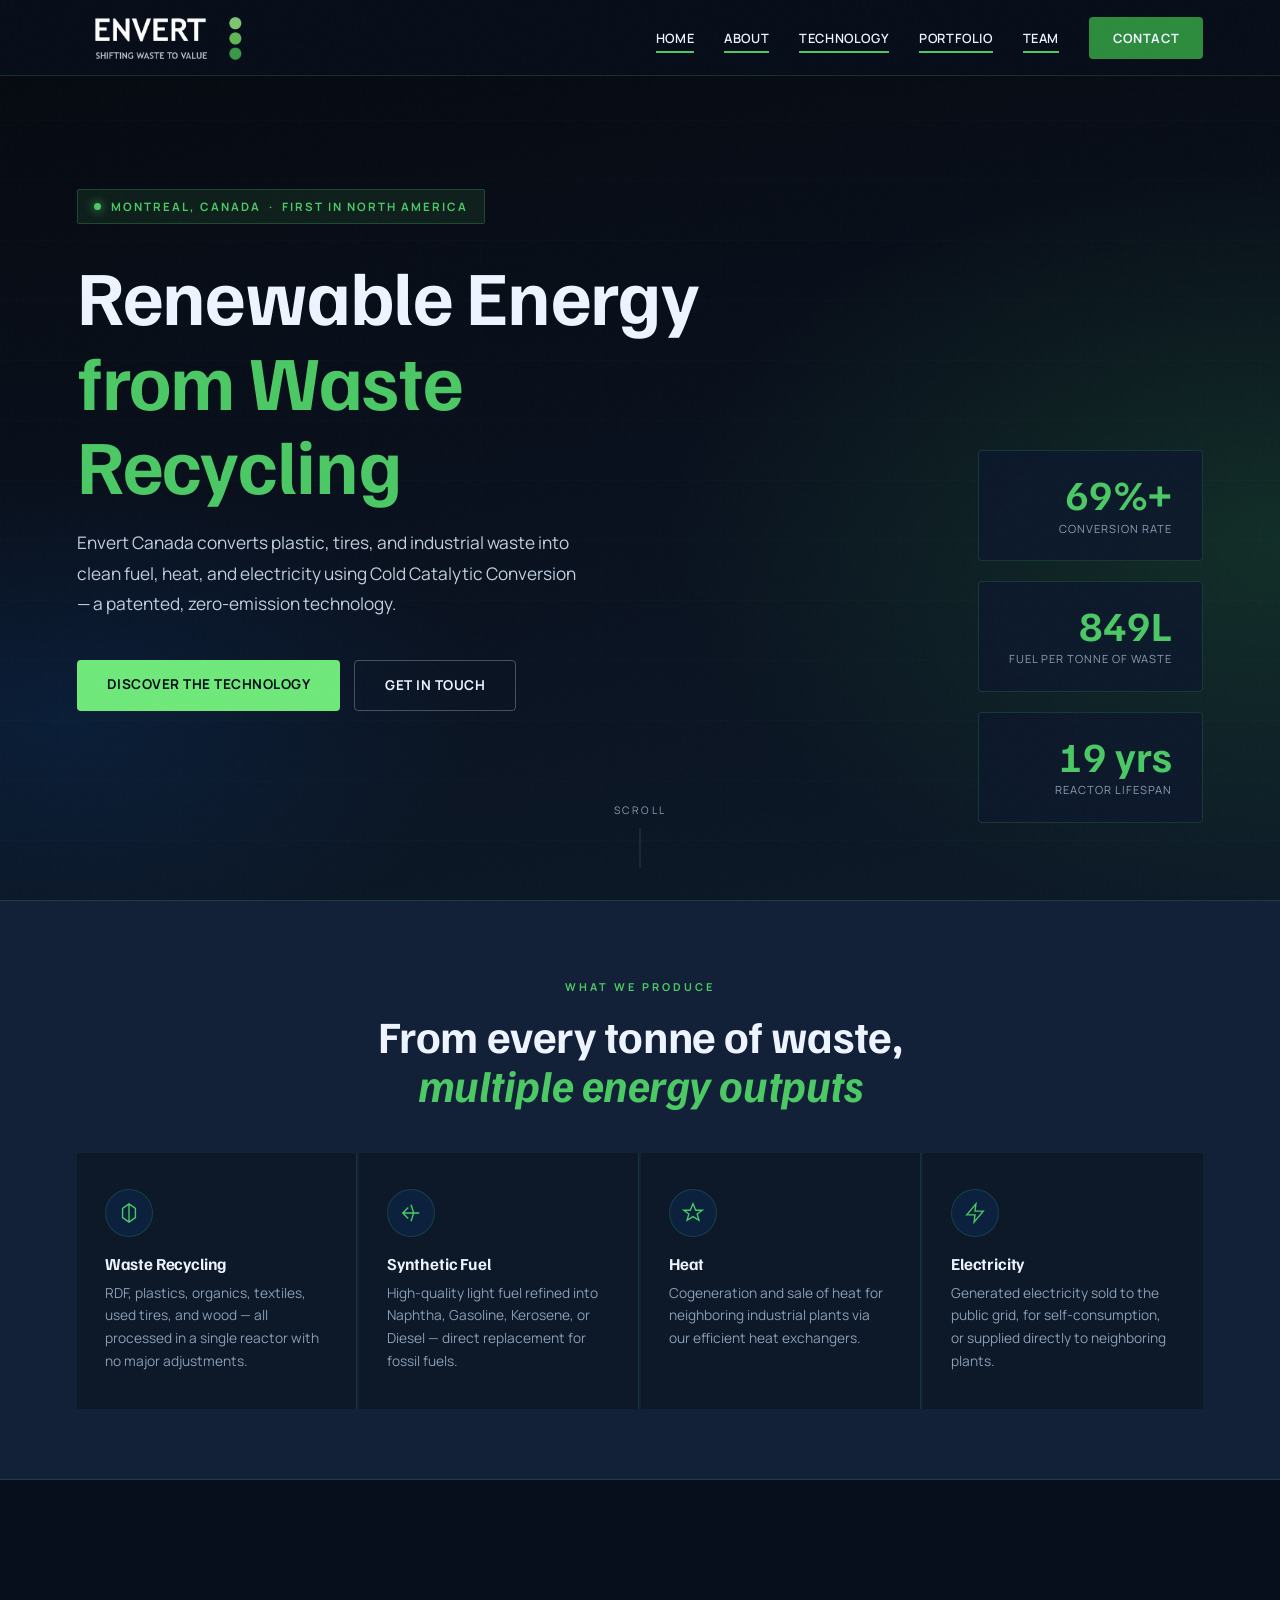
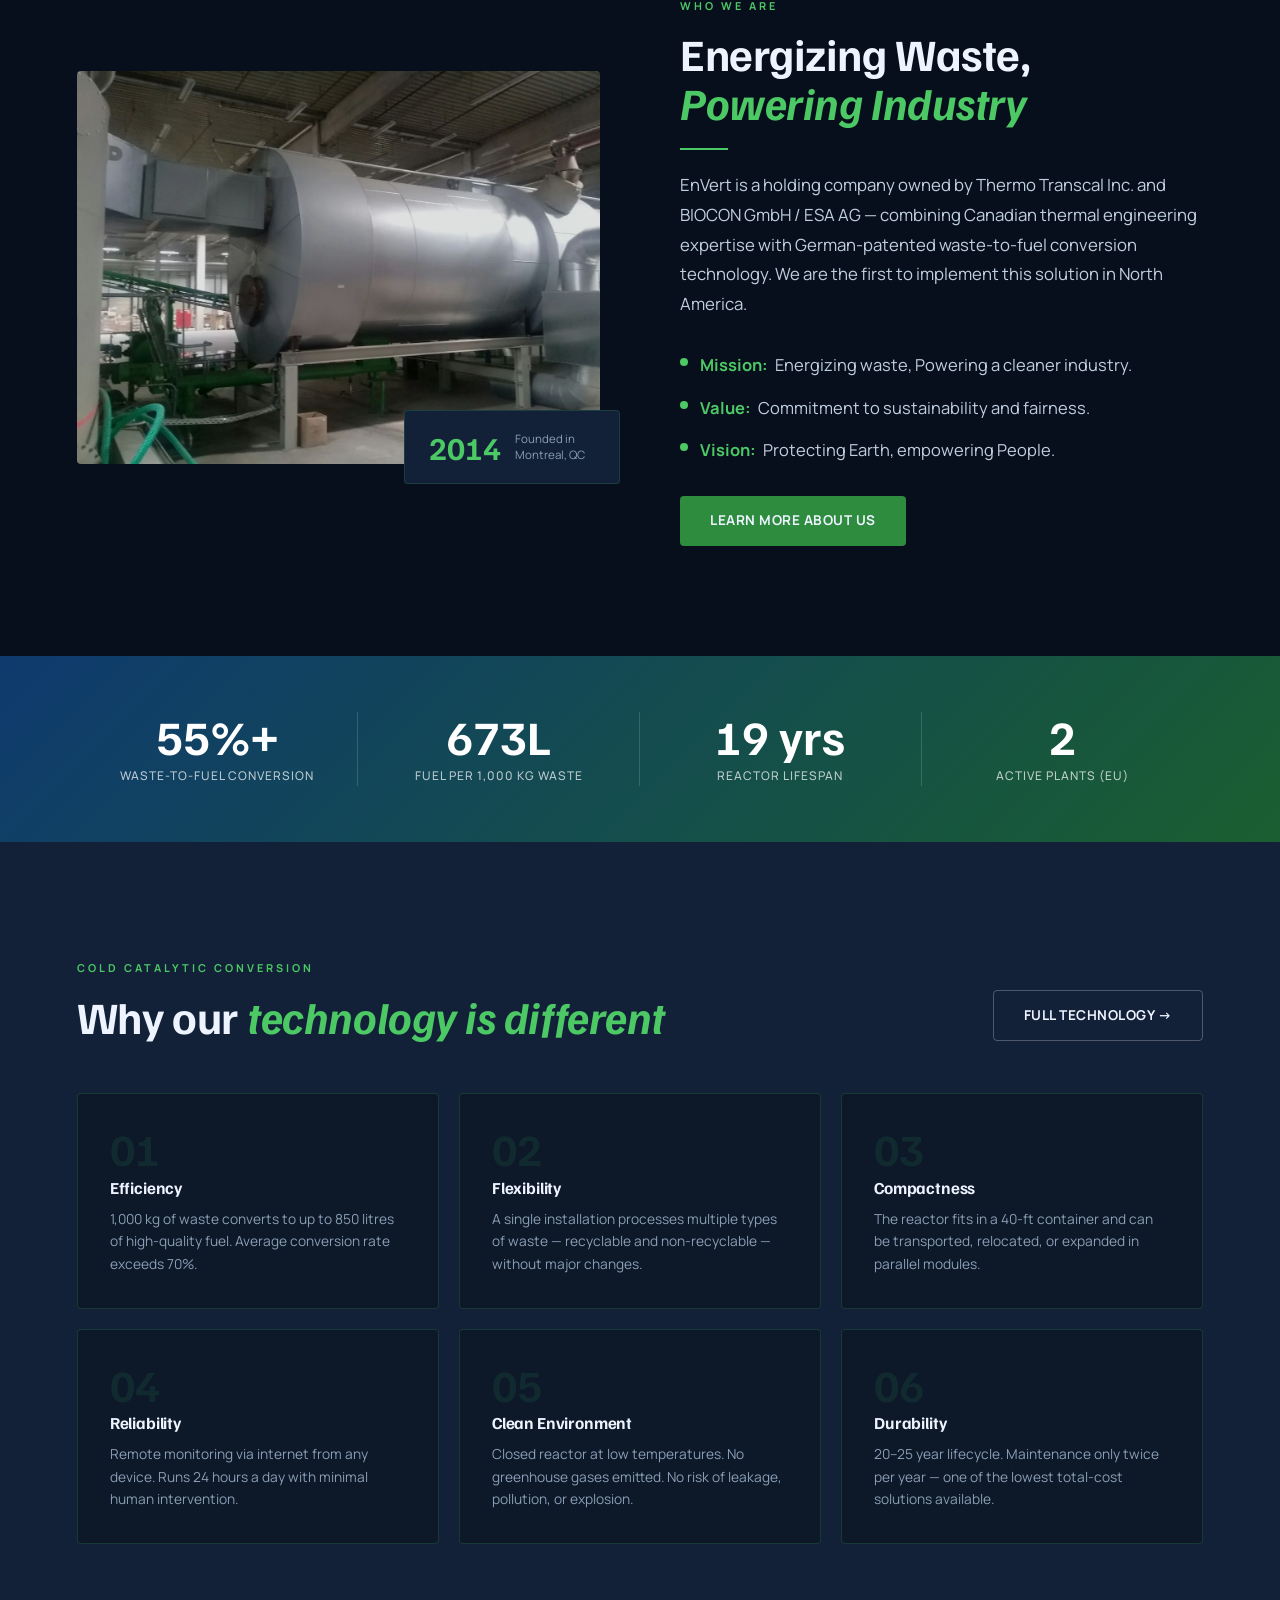
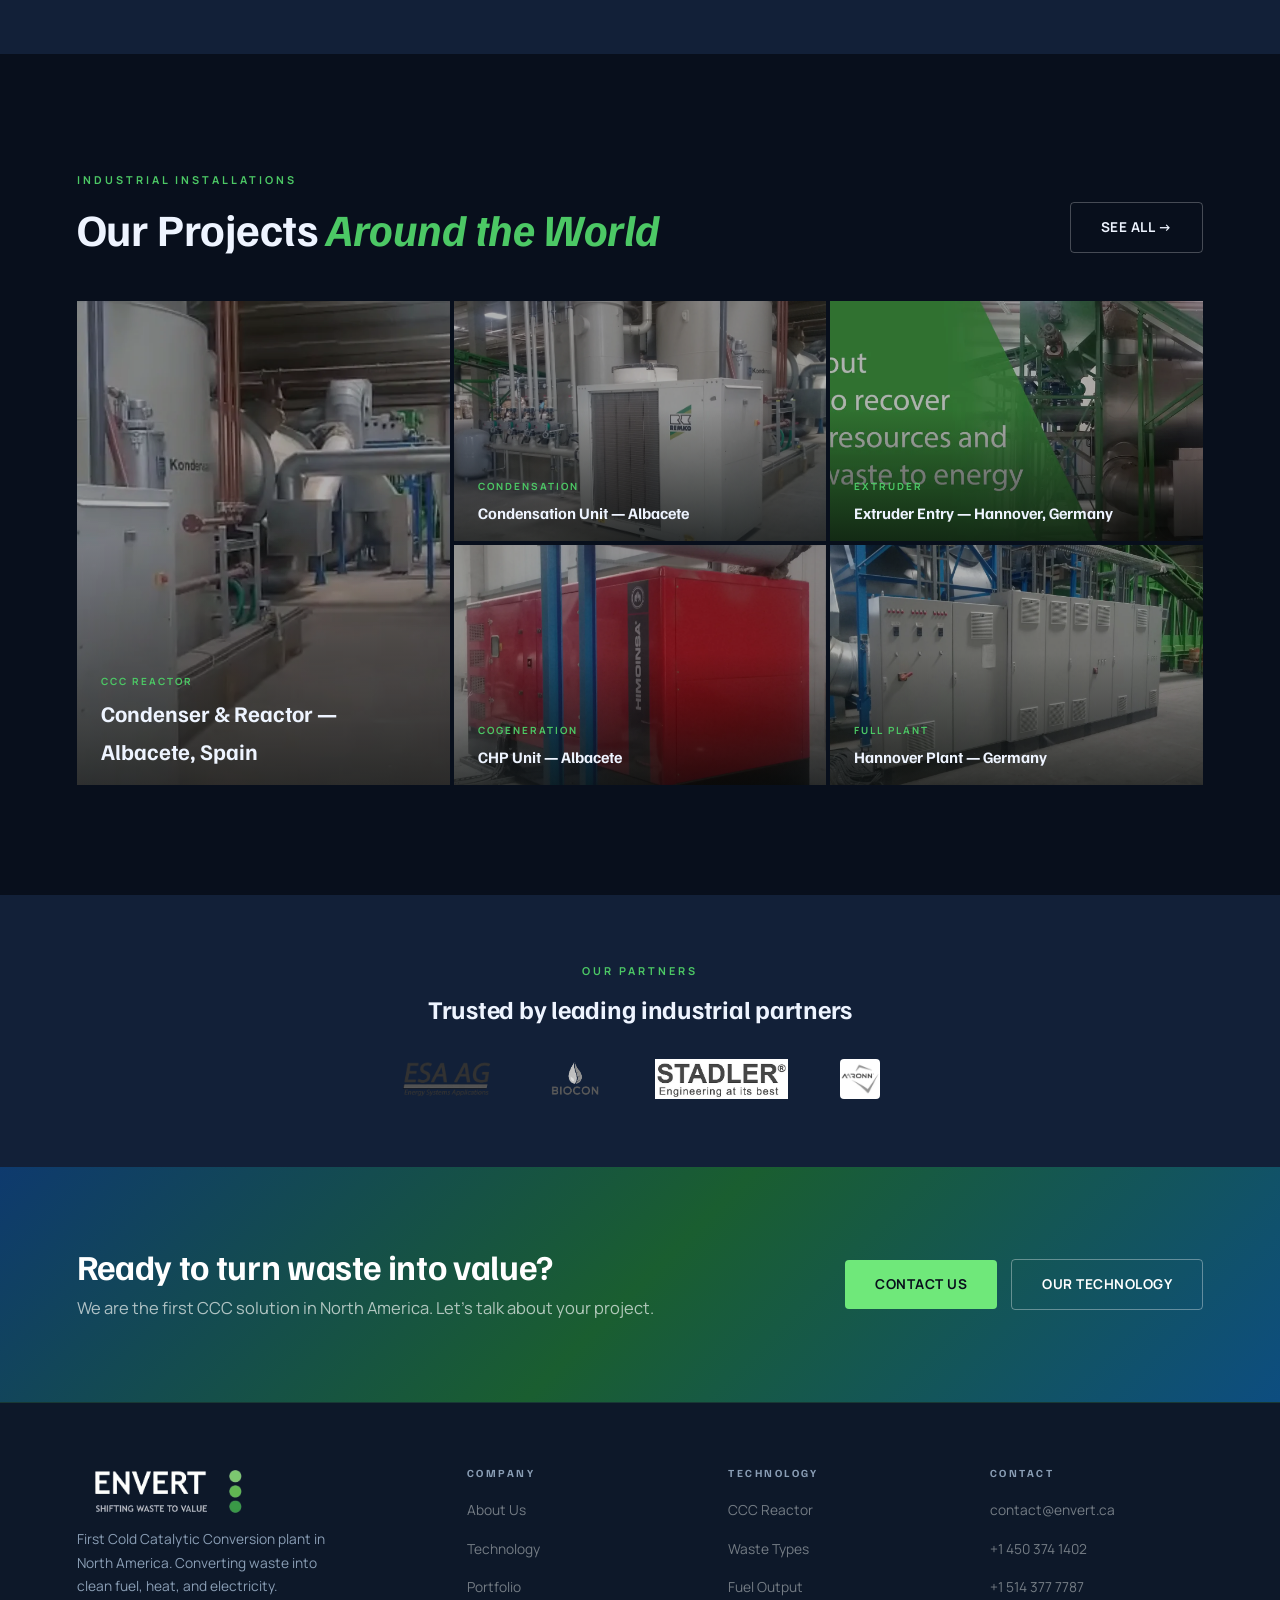
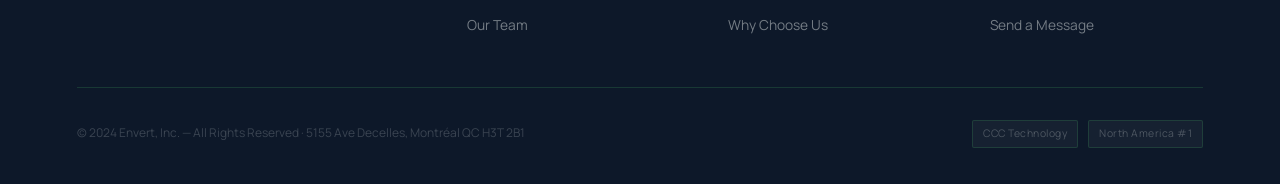
<file: index.html>
<!DOCTYPE html>
<html lang="en">
<head>
<meta charset="UTF-8"/>
<meta name="viewport" content="width=device-width,initial-scale=1"/>
<title>Envert Canada — Energizing Waste | Cold Catalytic Conversion Technology</title>
<meta name="description" content="Envert Canada converts plastic, tires, and industrial waste into clean fuel, heat, and electricity using Cold Catalytic Conversion — the first CCC plant in North America. Based in Montreal, QC."/>
<meta name="keywords" content="waste to fuel, cold catalytic conversion, CCC reactor, plastic recycling, renewable energy Canada, Montreal, RDF, synthetic fuel"/>
<meta name="author" content="Envert Canada Inc."/>
<meta property="og:title" content="Envert Canada — Energizing Waste"/>
<meta property="og:description" content="Converting waste into clean fuel, heat and electricity with patented Cold Catalytic Conversion technology. First implementation in North America."/>
<meta property="og:type" content="website"/>
<meta property="og:url" content="https://envert.ca/"/>
<meta property="og:image" content="https://envert.ca/assets/uploads/webp/logo.webp"/>
<meta name="twitter:card" content="summary_large_image"/>
<meta name="twitter:title" content="Envert Canada — Energizing Waste"/>
<meta name="twitter:description" content="First Cold Catalytic Conversion plant in North America. Waste → Fuel, Heat, Electricity."/>
<link rel="canonical" href="https://envert.ca/"/>
<link rel="icon" href="assets/uploads/2019/12/cropped-Eco_Green_Logo_Envert2-Favicon-32x32.png" sizes="32x32"/>
<link rel="stylesheet" href="assets/style.css"/>
<style>
/* HERO */
#hero{min-height:100vh;position:relative;overflow:hidden;display:flex;align-items:center;padding:0 6%;background:var(--dark)}
#particles{position:absolute;inset:0;width:100%;height:100%}
.hero-bg{position:absolute;inset:0;background:radial-gradient(ellipse 80% 70% at 100% 60%,rgba(45,140,62,.22) 0%,transparent 60%),radial-gradient(ellipse 60% 50% at 5% 80%,rgba(13,80,160,.18) 0%,transparent 55%),linear-gradient(170deg,#06090f 0%,#0a1220 60%,#0d1a28 100%)}
.hero-grid{position:absolute;inset:0;opacity:.04;background-image:linear-gradient(rgba(76,200,101,.6) 1px,transparent 1px),linear-gradient(90deg,rgba(30,100,200,.4) 1px,transparent 1px);background-size:60px 60px}
.hero-content{position:relative;z-index:1;max-width:680px;animation:heroIn .9s ease both}
@keyframes heroIn{from{opacity:0;transform:translateY(32px)}to{opacity:1;transform:none}}
.hero-eyebrow{display:inline-flex;align-items:center;gap:10px;background:rgba(76,200,101,.1);border:1px solid rgba(76,200,101,.25);color:#4cc865;font-size:.72rem;font-weight:700;letter-spacing:2px;text-transform:uppercase;padding:7px 16px;border-radius:2px;margin-bottom:28px}
.hero-eyebrow::before{content:'';width:7px;height:7px;border-radius:50%;background:#4cc865;box-shadow:0 0 10px #4cc865;animation:blink 2s infinite}
@keyframes blink{0%,100%{opacity:1}50%{opacity:.2}}
.hero-title{color:var(--white);font-weight:800}
.hero-title .line2{color:var(--green3);display:block}
.hero-sub{margin:22px 0 40px;font-size:1.08rem;color:var(--gray2);max-width:500px;line-height:1.78;font-weight:400}
.hero-btns{display:flex;gap:14px;flex-wrap:wrap}
.hero-right{position:absolute;right:6%;top:50%;transform:translateY(-50%);display:flex;flex-direction:column;gap:20px;animation:heroIn .9s .35s ease both}
.hero-stat{background:rgba(13,25,45,.85);border:1px solid var(--border);border-radius:var(--r);padding:22px 30px;text-align:right;backdrop-filter:blur(8px)}
.hero-stat .num{font-family:var(--serif);font-size:2.6rem;font-weight:800;color:var(--green3);line-height:1}
.hero-stat .lbl{font-size:.7rem;color:var(--gray);letter-spacing:1px;text-transform:uppercase;margin-top:4px}
.hero-scroll{position:absolute;bottom:32px;left:50%;transform:translateX(-50%);display:flex;flex-direction:column;align-items:center;gap:8px;color:var(--gray);font-size:.65rem;letter-spacing:2.5px;text-transform:uppercase;animation:bob 2.5s ease-in-out infinite}
.hero-scroll::after{content:'';width:1px;height:40px;background:rgba(100,140,200,.3)}
@keyframes bob{0%,100%{transform:translateX(-50%) translateY(0)}50%{transform:translateX(-50%) translateY(7px)}}

/* OUTPUTS */
#outputs{background:var(--dark2);border-top:1px solid var(--border);border-bottom:1px solid var(--border);padding:70px 6%}
.outputs-grid{display:grid;grid-template-columns:repeat(4,1fr);gap:2px;margin-top:44px}
.output-item{background:var(--dark);padding:36px 28px;border-right:1px solid var(--border);position:relative;overflow:hidden;transition:background .3s}
.output-item:last-child{border-right:none}
.output-item:hover{background:rgba(22,32,25,.9)}
.output-item::before{content:'';position:absolute;top:0;left:0;right:0;height:2px;background:linear-gradient(90deg,var(--green),var(--green3));transform:scaleX(0);transform-origin:left;transition:transform .4s}
.output-item:hover::before{transform:scaleX(1)}
.output-icon{width:48px;height:48px;border-radius:50%;background:rgba(13,80,160,.18);border:1px solid var(--border);display:flex;align-items:center;justify-content:center;margin-bottom:18px}
.output-icon svg{width:22px;height:22px;stroke:var(--green3);fill:none}
.output-item h3{font-size:1.05rem;font-weight:700;color:var(--white);margin-bottom:8px}
.output-item p{font-size:.86rem;color:var(--gray);line-height:1.65}

/* ABOUT STRIP */
#about-strip{display:grid;grid-template-columns:1fr 1fr;gap:80px;align-items:center}
.about-img-wrap{position:relative}
.about-img-wrap img{width:100%;border-radius:var(--r);display:block;filter:brightness(.85) contrast(1.08)}
.about-img-badge{position:absolute;bottom:-20px;right:-20px;background:var(--dark2);border:1px solid var(--border);border-radius:var(--r);padding:20px 24px;display:flex;align-items:center;gap:14px}
.about-img-badge .bn{font-family:var(--serif);font-size:2rem;font-weight:800;color:var(--green3);line-height:1}
.about-img-badge .bt{font-size:.72rem;color:var(--gray);line-height:1.4;max-width:80px}
.mvv{margin-top:32px;display:flex;flex-direction:column;gap:14px}
.mvv-item{display:flex;gap:12px;align-items:flex-start}
.mvv-dot{width:8px;height:8px;border-radius:50%;background:var(--green3);flex-shrink:0;margin-top:7px}
.mvv-item strong{color:var(--green3);font-weight:700;margin-right:4px}

/* TECH PREVIEW */
#tech-preview{background:var(--dark2)}
.tech-grid{display:grid;grid-template-columns:repeat(3,1fr);gap:20px;margin-top:52px}
.tech-card{background:var(--dark);border:1px solid var(--border);border-radius:var(--r);padding:32px;position:relative;overflow:hidden;transition:.3s}
.tech-card::before{content:'';position:absolute;top:0;left:0;right:0;height:2px;background:linear-gradient(90deg,var(--green),var(--green3));transform:scaleX(0);transform-origin:left;transition:transform .4s}
.tech-card:hover{border-color:rgba(62,206,105,.4);transform:translateY(-4px)}
.tech-card:hover::before{transform:scaleX(1)}
.tech-num{font-family:var(--serif);font-size:2.8rem;font-weight:800;color:rgba(62,206,105,.1);line-height:1;margin-bottom:8px}
.tech-card h3{font-size:1.05rem;color:var(--white);margin-bottom:10px}
.tech-card p{font-size:.86rem;color:var(--gray);line-height:1.65}

/* STATS BAR */
#stats-bar{background:var(--green);padding:56px 6%;position:relative;overflow:hidden}
#stats-bar::before{content:'';position:absolute;inset:0;background:linear-gradient(135deg,#0e3a6e,#1a5e30)}
.stats-row{display:grid;grid-template-columns:repeat(4,1fr);gap:0;position:relative;z-index:1}
.stat-item{text-align:center;padding:0 20px;border-right:1px solid rgba(255,255,255,.15)}
.stat-item:last-child{border-right:none}
.stat-item .snum{font-family:var(--serif);font-size:3rem;font-weight:800;color:#fff;line-height:1}
.stat-item .slbl{font-size:.75rem;color:rgba(255,255,255,.7);letter-spacing:1px;text-transform:uppercase;margin-top:6px;font-weight:500}

/* PROJECTS PREVIEW */
.proj-grid{display:grid;grid-template-columns:repeat(3,1fr);grid-template-rows:240px 240px;gap:4px;margin-top:48px}
.proj-item{position:relative;overflow:hidden}
.proj-item:nth-child(1){grid-row:span 2}
.proj-bg{position:absolute;inset:0;background:var(--dark2)}
.proj-img{position:absolute;inset:0;width:100%;height:100%;object-fit:cover;filter:brightness(.7);transition:transform .55s,filter .4s}
.proj-item:hover .proj-img{transform:scale(1.06);filter:brightness(.5)}
.proj-ov{position:absolute;inset:0;background:linear-gradient(to top,rgba(5,8,7,.9) 0%,transparent 55%);opacity:.75;transition:opacity .3s}
.proj-item:hover .proj-ov{opacity:1}
.proj-info{position:absolute;bottom:0;left:0;right:0;padding:20px 24px;z-index:2;transform:translateY(6px);transition:.3s}
.proj-item:hover .proj-info{transform:none}
.proj-tag{font-size:.62rem;font-weight:700;letter-spacing:2px;text-transform:uppercase;color:var(--green3);margin-bottom:4px}
.proj-name{font-family:var(--serif);font-size:1rem;font-weight:700;color:var(--white)}
.proj-item:nth-child(1) .proj-name{font-size:1.4rem}

/* PARTNERS */
#partners{background:var(--dark2);padding:60px 6%}
.partners-grid{display:flex;align-items:center;justify-content:center;gap:52px;flex-wrap:wrap;margin-top:36px}
.partner-item{opacity:.4;filter:grayscale(1);transition:.3s}
.partner-item:hover{opacity:.85;filter:grayscale(0)}
.partner-item img{height:40px;object-fit:contain}

/* CTA BANNER */
#cta{background:var(--green);padding:80px 6%;display:flex;align-items:center;justify-content:space-between;gap:32px;flex-wrap:wrap;position:relative;overflow:hidden}
#cta::before{content:'';position:absolute;inset:0;background:linear-gradient(135deg,#0e3a6e 0%,#1a5e30 50%,#0d4d80 100%)}
.cta-txt{position:relative;z-index:1}
.cta-txt h2{color:#fff;font-size:clamp(1.5rem,2.8vw,2.2rem)}
.cta-txt p{color:rgba(242,247,243,.7);margin-top:8px}
.cta-acts{position:relative;z-index:1;display:flex;gap:14px;flex-wrap:wrap;align-items:center}

@media(max-width:1100px){.hero-right{display:none}}
@media(max-width:900px){
  #about-strip{grid-template-columns:1fr}
  .about-img-badge{display:none}
  .outputs-grid,.tech-grid{grid-template-columns:1fr 1fr}
  .stats-row{grid-template-columns:1fr 1fr;row-gap:28px}
  .stat-item{border-right:none;border-bottom:1px solid rgba(255,255,255,.12);padding-bottom:24px}
  .stat-item:nth-child(3),.stat-item:nth-child(4){border-bottom:none}
  .proj-grid{grid-template-columns:1fr 1fr;grid-template-rows:auto}
  .proj-item:nth-child(1){grid-row:auto}
  #cta{flex-direction:column}
}
@media(max-width:600px){
  .outputs-grid,.tech-grid{grid-template-columns:1fr}
  .stats-row{grid-template-columns:1fr}
  .stat-item{border-bottom:1px solid rgba(255,255,255,.12)!important;padding-bottom:20px!important}
  .proj-grid{grid-template-columns:1fr}
}
</style>
</head>
<body>
<nav id="nav">
  <a href="index.html" class="nav-logo">
    <img src="assets/uploads/webp/logo.webp" alt="Envert Logo" style="height:48px;width:auto;display:block;">
  </a>
  <div class="nav-links" id="navLinks">
    <a href="index.html">Home</a>
    <a href="about/index.html">About</a>
    <a href="technology/index.html">Technology</a>
    <a href="portfolio/index.html">Portfolio</a>
    <a href="team/index.html">Team</a>
    <a href="contact/index.html" class="nav-cta">Contact</a>
  </div>
  <div class="nav-hamburger" id="hamburger"><span></span><span></span><span></span></div>
</nav>

<section id="hero">
  <canvas id="particles"></canvas>
  <div class="hero-bg"></div>
  <div class="hero-grid"></div>
  <div class="hero-content">
    <div class="hero-eyebrow">Montreal, Canada &nbsp;·&nbsp; First in North America</div>
    <h1 class="hero-title">Renewable Energy<span class="line2">from Waste Recycling</span></h1>
    <p class="hero-sub">Envert Canada converts plastic, tires, and industrial waste into clean fuel, heat, and electricity using Cold Catalytic Conversion — a patented, zero-emission technology.</p>
    <div class="hero-btns">
      <a href="technology/index.html" class="btn btn-acid">Discover the Technology</a>
      <a href="contact/index.html" class="btn btn-outline">Get in Touch</a>
    </div>
  </div>
  <div class="hero-right">
    <div class="hero-stat"><div class="num" data-count="70" data-suffix="%+">0%</div><div class="lbl">Conversion Rate</div></div>
    <div class="hero-stat"><div class="num" data-count="850" data-suffix="L">0L</div><div class="lbl">Fuel per tonne of waste</div></div>
    <div class="hero-stat"><div class="num" data-count="20" data-suffix=" yrs">0 yrs</div><div class="lbl">Reactor Lifespan</div></div>
  </div>
  <div class="hero-scroll">Scroll</div>
</section>

<section id="outputs">
  <div style="text-align:center">
    <span class="section-tag fade">What We Produce</span>
    <h2 class="section-title fade">From every tonne of waste,<br/><em>multiple energy outputs</em></h2>
  </div>
  <div class="outputs-grid stagger">
    <div class="output-item">
      <div class="output-icon"><svg viewBox="0 0 24 24" stroke-width="1.5"><path d="M5 12V7l7-5 7 5v5M5 12v5l7 5 7-5v-5M12 2v20"/></svg></div>
      <h3>Waste Recycling</h3>
      <p>RDF, plastics, organics, textiles, used tires, and wood — all processed in a single reactor with no major adjustments.</p>
    </div>
    <div class="output-item">
      <div class="output-icon"><svg viewBox="0 0 24 24" stroke-width="1.5"><path d="M3 12h18M12 3l3 9-3 9M9 6l-6 6 6 6"/></svg></div>
      <h3>Synthetic Fuel</h3>
      <p>High-quality light fuel refined into Naphtha, Gasoline, Kerosene, or Diesel — direct replacement for fossil fuels.</p>
    </div>
    <div class="output-item">
      <div class="output-icon"><svg viewBox="0 0 24 24" stroke-width="1.5"><path d="M12 2l3 7h7l-5.5 4 2 7L12 16l-6.5 4 2-7L2 9h7z"/></svg></div>
      <h3>Heat</h3>
      <p>Cogeneration and sale of heat for neighboring industrial plants via our efficient heat exchangers.</p>
    </div>
    <div class="output-item">
      <div class="output-icon"><svg viewBox="0 0 24 24" stroke-width="1.5"><path d="M13 2L3 14h9l-1 8 10-12h-9l1-8z"/></svg></div>
      <h3>Electricity</h3>
      <p>Generated electricity sold to the public grid, for self-consumption, or supplied directly to neighboring plants.</p>
    </div>
  </div>
</section>

<section class="section" id="about-strip">
  <div class="about-img-wrap fade-left">
    <img src="assets/uploads/2019/12/WhatsApp-Image-2018-05-07-at-13.16.37.webp" alt="CCC Reactor plant" loading="lazy"/>
    <div class="about-img-badge"><div class="bn">2014</div><div class="bt">Founded in Montreal, QC</div></div>
  </div>
  <div class="fade">
    <span class="section-tag">Who We Are</span>
    <h2 class="section-title">Energizing Waste,<br/><em>Powering Industry</em></h2>
    <div class="divider"></div>
    <p class="section-lead">EnVert is a holding company owned by Thermo Transcal Inc. and BIOCON GmbH / ESA AG — combining Canadian thermal engineering expertise with German-patented waste-to-fuel conversion technology. We are the first to implement this solution in North America.</p>
    <div class="mvv">
      <div class="mvv-item"><div class="mvv-dot"></div><p><strong>Mission:</strong> Energizing waste, Powering a cleaner industry.</p></div>
      <div class="mvv-item"><div class="mvv-dot"></div><p><strong>Value:</strong> Commitment to sustainability and fairness.</p></div>
      <div class="mvv-item"><div class="mvv-dot"></div><p><strong>Vision:</strong> Protecting Earth, empowering People.</p></div>
    </div>
    <a href="about/index.html" class="btn btn-green" style="margin-top:32px">Learn More About Us</a>
  </div>
</section>

<section id="stats-bar">
  <div class="stats-row stagger">
    <div class="stat-item"><div class="snum" data-count="70" data-suffix="%+">70%+</div><div class="slbl">Waste-to-Fuel Conversion</div></div>
    <div class="stat-item"><div class="snum" data-count="850" data-suffix="L">850L</div><div class="slbl">Fuel per 1,000 kg Waste</div></div>
    <div class="stat-item"><div class="snum" data-count="25" data-suffix=" yrs">25 yrs</div><div class="slbl">Reactor Lifespan</div></div>
    <div class="stat-item"><div class="snum" data-count="3">3</div><div class="slbl">Active Plants (EU)</div></div>
  </div>
</section>

<section class="section" id="tech-preview">
  <div style="display:flex;align-items:flex-end;justify-content:space-between;flex-wrap:wrap;gap:20px">
    <div><span class="section-tag fade">Cold Catalytic Conversion</span><h2 class="section-title fade">Why our <em>technology is different</em></h2></div>
    <a href="technology/index.html" class="btn btn-outline fade">Full Technology →</a>
  </div>
  <div class="tech-grid stagger">
    <div class="tech-card"><div class="tech-num">01</div><h3>Efficiency</h3><p>1,000 kg of waste converts to up to 850 litres of high-quality fuel. Average conversion rate exceeds 70%.</p></div>
    <div class="tech-card"><div class="tech-num">02</div><h3>Flexibility</h3><p>A single installation processes multiple types of waste — recyclable and non-recyclable — without major changes.</p></div>
    <div class="tech-card"><div class="tech-num">03</div><h3>Compactness</h3><p>The reactor fits in a 40-ft container and can be transported, relocated, or expanded in parallel modules.</p></div>
    <div class="tech-card"><div class="tech-num">04</div><h3>Reliability</h3><p>Remote monitoring via internet from any device. Runs 24 hours a day with minimal human intervention.</p></div>
    <div class="tech-card"><div class="tech-num">05</div><h3>Clean Environment</h3><p>Closed reactor at low temperatures. No greenhouse gases emitted. No risk of leakage, pollution, or explosion.</p></div>
    <div class="tech-card"><div class="tech-num">06</div><h3>Durability</h3><p>20–25 year lifecycle. Maintenance only twice per year — one of the lowest total-cost solutions available.</p></div>
  </div>
</section>

<section class="section">
  <div style="display:flex;align-items:flex-end;justify-content:space-between;flex-wrap:wrap;gap:20px;margin-bottom:0">
    <div><span class="section-tag fade">Industrial Installations</span><h2 class="section-title fade">Our Projects <em>Around the World</em></h2></div>
    <a href="portfolio/index.html" class="btn btn-outline fade">See All →</a>
  </div>
  <div class="proj-grid">
    <div class="proj-item scale-in">
      <div class="proj-bg"></div>
      <img class="proj-img" src="assets/uploads/2019/12/Condenser-reactor.webp" alt="Condenser and Reactor" loading="lazy"/>
      <div class="proj-ov"></div>
      <div class="proj-info"><div class="proj-tag">CCC Reactor</div><div class="proj-name">Condenser &amp; Reactor — Albacete, Spain</div></div>
    </div>
    <div class="proj-item scale-in fd1">
      <div class="proj-bg"></div>
      <img class="proj-img" src="assets/uploads/2019/12/Condensation-Unit-2.webp" alt="Condensation Unit" loading="lazy"/>
      <div class="proj-ov"></div>
      <div class="proj-info"><div class="proj-tag">Condensation</div><div class="proj-name">Condensation Unit — Albacete</div></div>
    </div>
    <div class="proj-item scale-in fd2">
      <div class="proj-bg"></div>
      <img class="proj-img" src="assets/uploads/2019/12/Extruder-Entry1280.webp" alt="Extruder Entry" loading="lazy"/>
      <div class="proj-ov"></div>
      <div class="proj-info"><div class="proj-tag">Extruder</div><div class="proj-name">Extruder Entry — Hannover, Germany</div></div>
    </div>
    <div class="proj-item scale-in fd1">
      <div class="proj-bg"></div>
      <img class="proj-img" src="assets/uploads/2019/12/Cogeneration.webp" alt="Cogeneration" loading="lazy"/>
      <div class="proj-ov"></div>
      <div class="proj-info"><div class="proj-tag">Cogeneration</div><div class="proj-name">CHP Unit — Albacete</div></div>
    </div>
    <div class="proj-item scale-in fd2">
      <div class="proj-bg"></div>
      <img class="proj-img" src="assets/uploads/2019/12/WhatsApp-Image-2018-05-07-at-14.40.311.webp" alt="Hannover Plant" loading="lazy"/>
      <div class="proj-ov"></div>
      <div class="proj-info"><div class="proj-tag">Full Plant</div><div class="proj-name">Hannover Plant — Germany</div></div>
    </div>
  </div>
</section>

<section id="partners">
  <div style="text-align:center"><span class="section-tag fade">Our Partners</span><h2 class="section-title fade" style="font-size:1.6rem">Trusted by leading industrial partners</h2></div>
  <div class="partners-grid stagger">
    <div class="partner-item"><img src="assets/uploads/2019/12/Logo_ESA.webp" alt="ESA AG" loading="lazy"/></div>
    <div class="partner-item"><img src="assets/uploads/2024/01/Logo_biocon.webp" alt="Biocon Energy GmbH" loading="lazy"/></div>
    <div class="partner-item"><img src="assets/uploads/2024/01/Stadler_logo.webp" alt="Stadler" loading="lazy"/></div>
    <div class="partner-item"><img src="assets/uploads/2019/12/Aaronn.webp" alt="Aaronn" style="border-radius:4px" loading="lazy"/></div>
  </div>
</section>

<div id="cta">
  <div class="cta-txt fade"><h2>Ready to turn waste into value?</h2><p>We are the first CCC solution in North America. Let's talk about your project.</p></div>
  <div class="cta-acts fade fd1">
    <a href="contact/index.html" class="btn btn-acid">Contact Us</a>
    <a href="technology/index.html" class="btn btn-outline" style="border-color:rgba(255,255,255,.35);color:#fff">Our Technology</a>
  </div>
</div>

<footer>
  <div class="footer-grid">
    <div class="footer-brand">
      <div class="nav-logo" style="pointer-events:none">
        <img src="assets/uploads/webp/logo.webp" alt="Envert Logo" style="height:48px;width:auto;display:block;">
      </div>
      <p>First Cold Catalytic Conversion plant in North America. Converting waste into clean fuel, heat, and electricity.</p>
    </div>
    <div class="footer-col"><h4>Company</h4><ul><li><a href="about/index.html">About Us</a></li><li><a href="technology/index.html">Technology</a></li><li><a href="portfolio/index.html">Portfolio</a></li><li><a href="team/index.html">Our Team</a></li></ul></div>
    <div class="footer-col"><h4>Technology</h4><ul><li><a href="technology/index.html">CCC Reactor</a></li><li><a href="technology/index.html">Waste Types</a></li><li><a href="technology/index.html">Fuel Output</a></li><li><a href="technology/index.html">Why Choose Us</a></li></ul></div>
    <div class="footer-col"><h4>Contact</h4><ul><li><a href="mailto:contact@envert.ca">contact@envert.ca</a></li><li><a href="tel:+14503741402">+1 450 374 1402</a></li><li><a href="tel:+15143777787">+1 514 377 7787</a></li><li><a href="contact/index.html">Send a Message</a></li></ul></div>
  </div>
  <div class="footer-bottom">
    <span>© 2024 Envert, Inc. — All Rights Reserved · 5155 Ave Decelles, Montréal QC H3T 2B1</span>
    <div class="footer-badges"><span class="footer-badge">CCC Technology</span><span class="footer-badge">North America #1</span></div>
  </div>
</footer>
<script src="assets/main.js"></script>
</body>
</html>
</file>
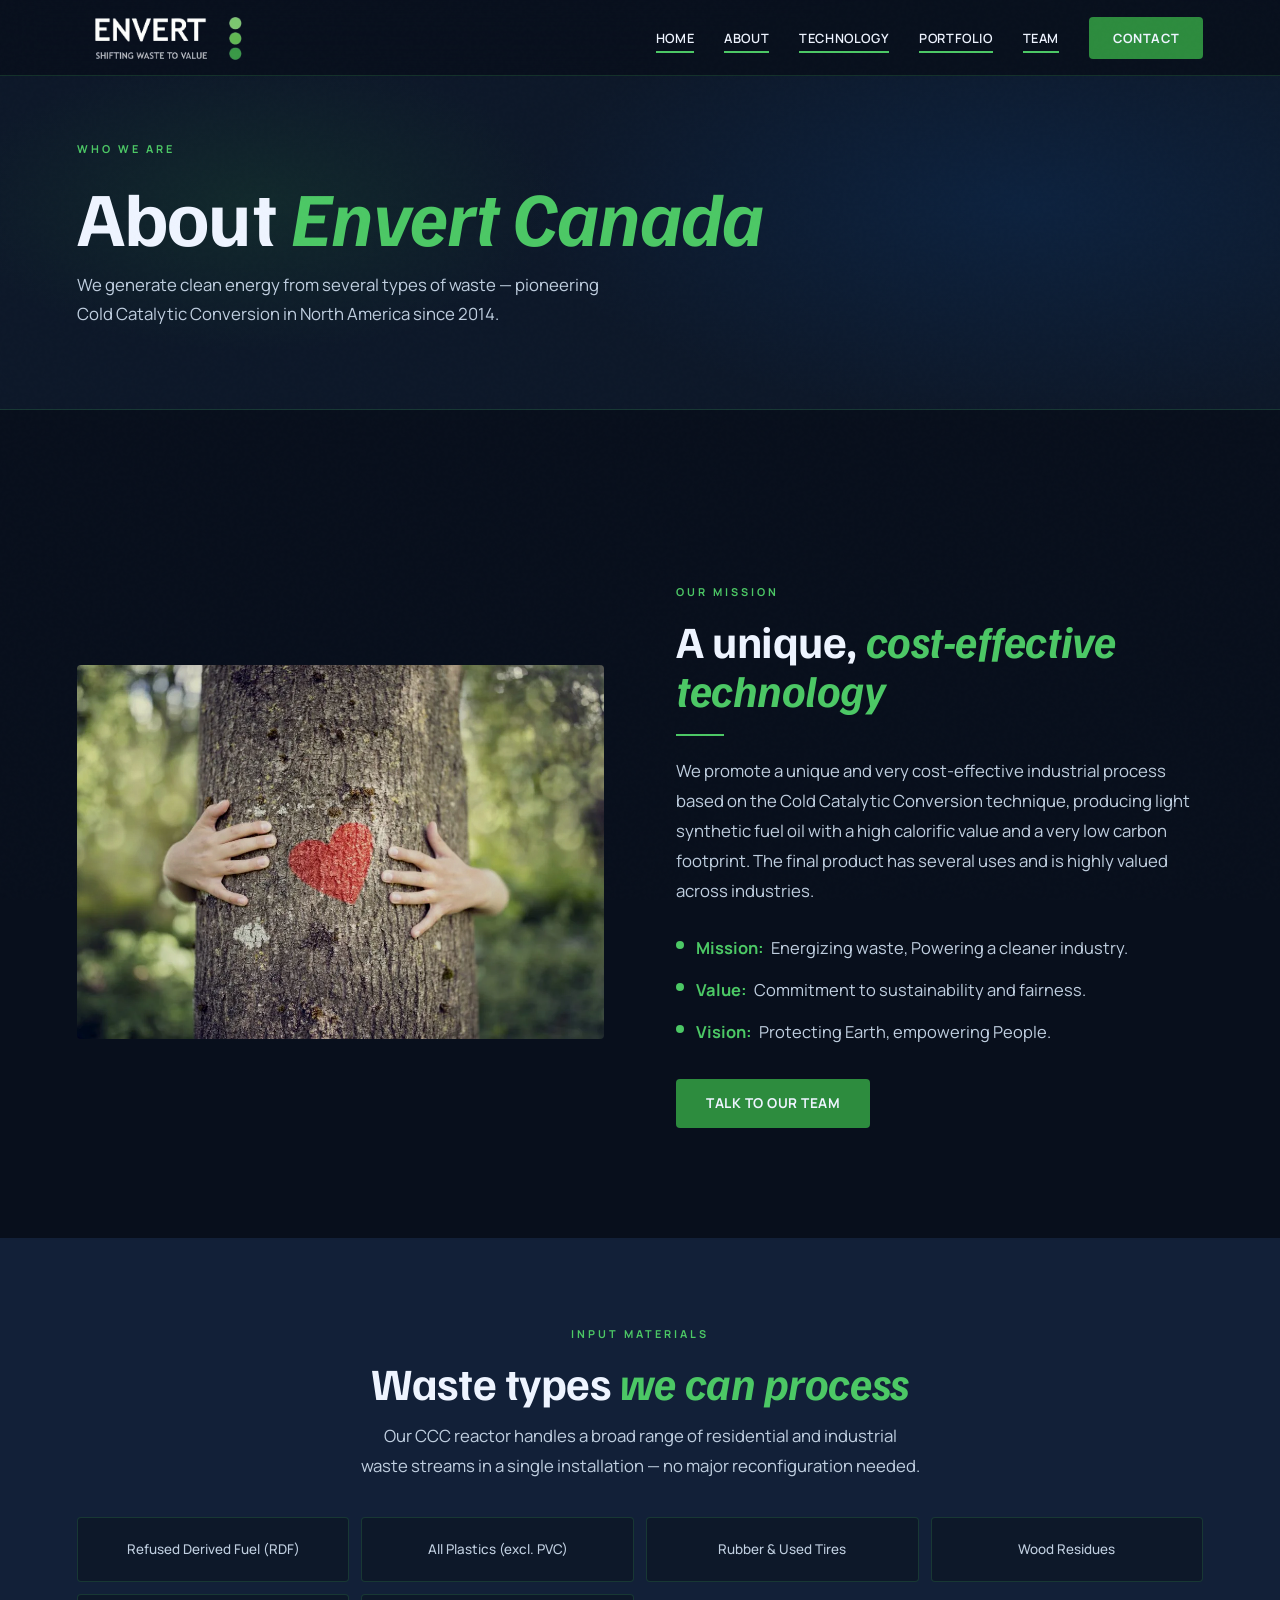
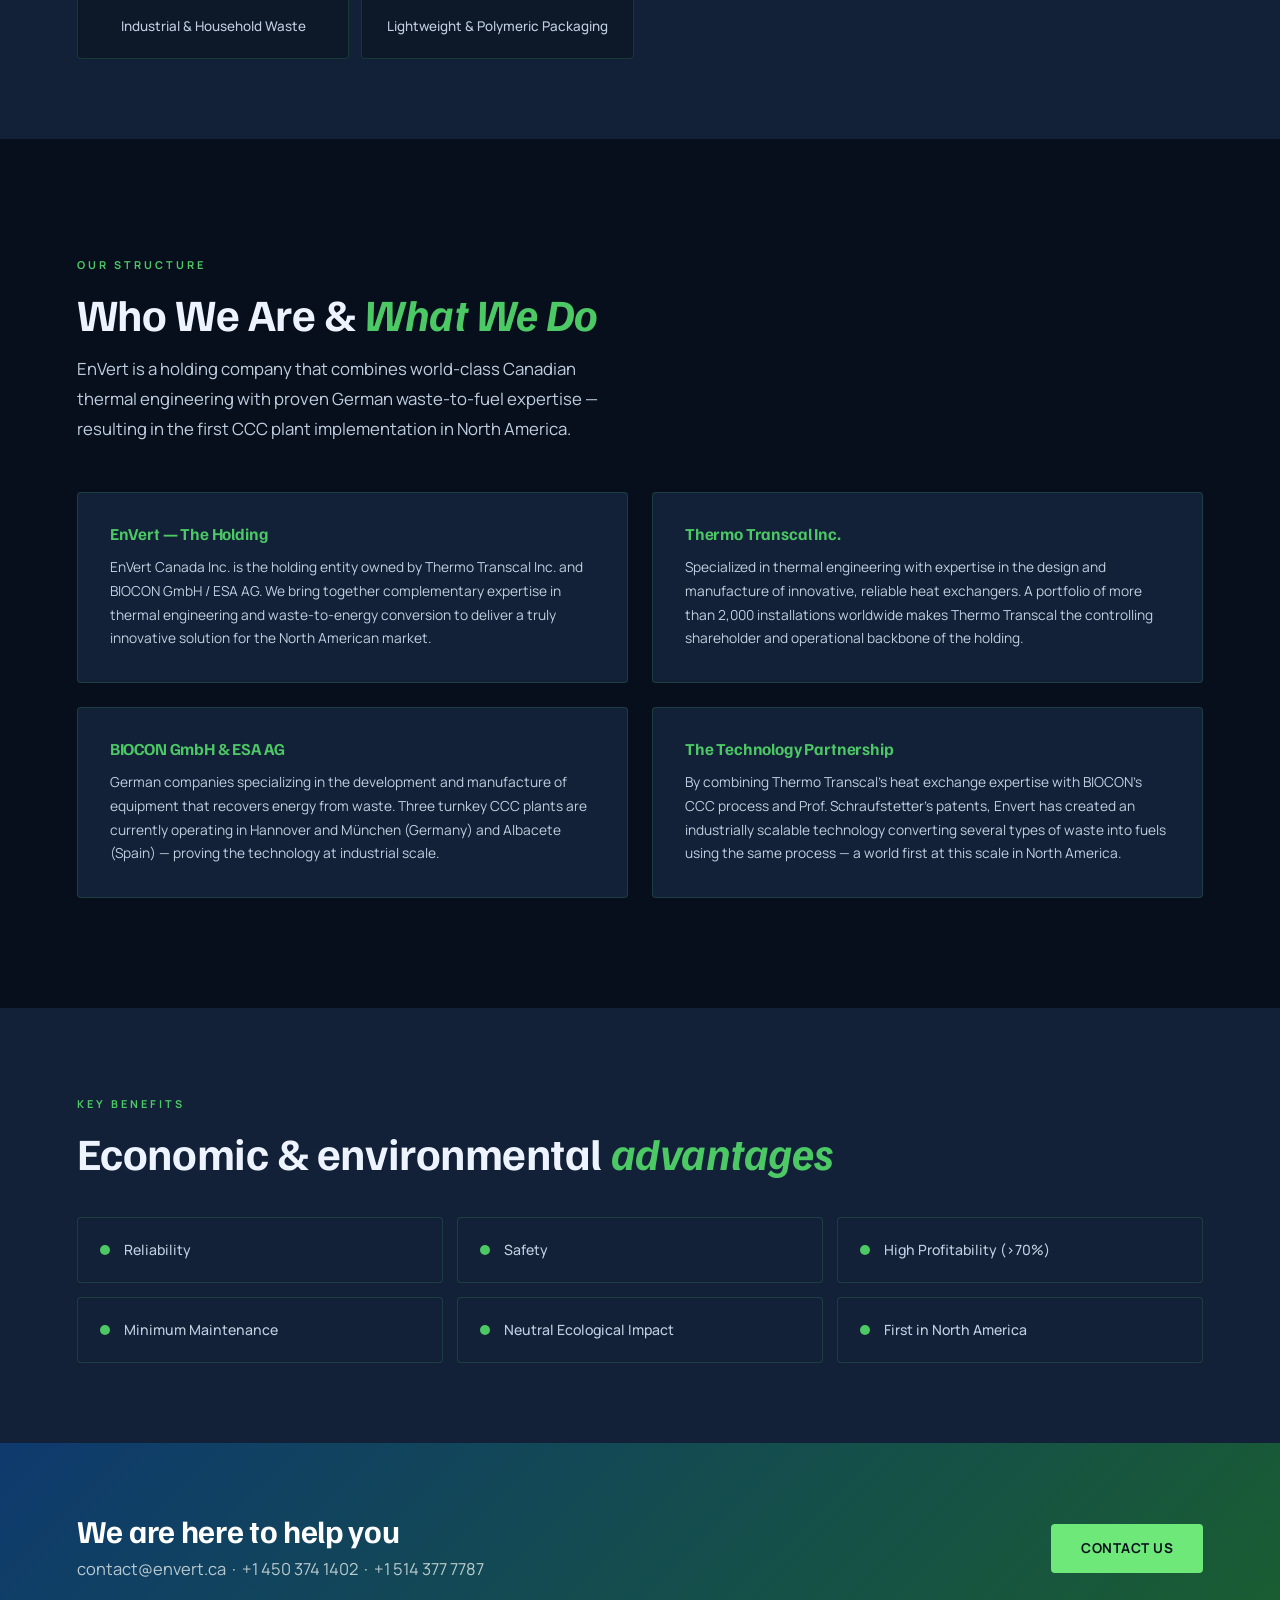
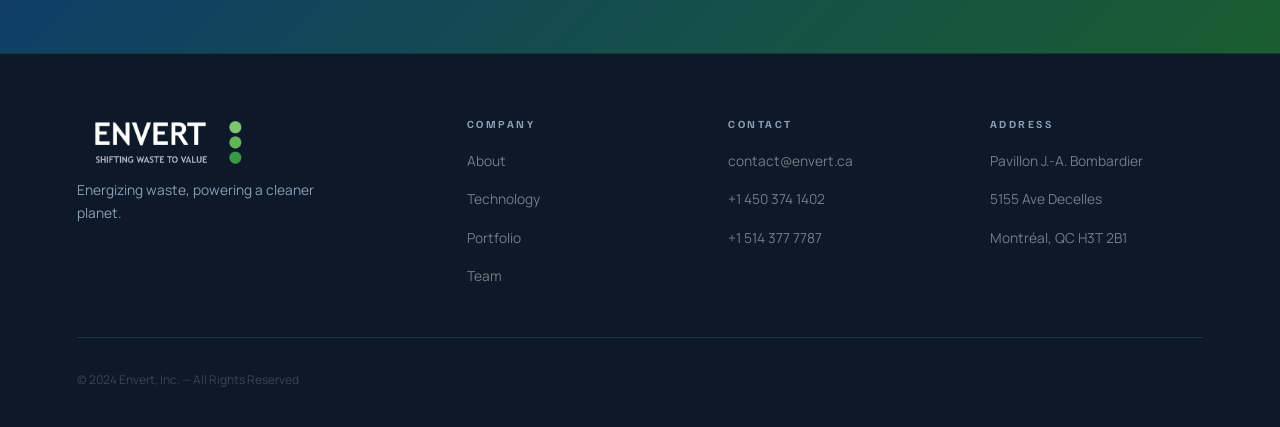
<file: about/index.html>
<!DOCTYPE html>
<html lang="en">
<head>
<meta charset="UTF-8"/><meta name="viewport" content="width=device-width,initial-scale=1"/>
<title>About Us — Envert Canada | Cold Catalytic Conversion</title>
<meta name="description" content="Learn about Envert Canada — a joint venture between Thermo Transcal Inc. and BIOCON GmbH/ESA AG, pioneering waste-to-fuel Cold Catalytic Conversion technology in North America since 2014."/>
<meta property="og:title" content="About Envert Canada"/>
<meta property="og:url" content="https://envert.ca/about/"/>
<link rel="canonical" href="https://envert.ca/about/"/>
<link rel="icon" href="../assets/uploads/2019/12/cropped-Eco_Green_Logo_Envert2-Favicon-32x32.png" sizes="32x32"/>
<link rel="stylesheet" href="../assets/style.css"/>
<style>
.about-intro{display:grid;grid-template-columns:1fr 1fr;gap:72px;align-items:center;margin-top:56px}
.about-img img{width:100%;border-radius:var(--r);filter:brightness(.88) contrast(1.08);display:block}
.mvv-block{margin-top:28px;display:flex;flex-direction:column;gap:14px}
.mvv-row{display:flex;gap:12px;align-items:flex-start}
.mvv-dot{width:8px;height:8px;border-radius:50%;background:var(--green3);flex-shrink:0;margin-top:7px}
.mvv-row strong{color:var(--green3);font-weight:700;margin-right:4px}
.waste-section{background:var(--dark2);padding:80px 6%}
.waste-grid{display:grid;grid-template-columns:repeat(4,1fr);gap:12px;margin-top:36px}
.waste-item{background:var(--dark);border:1px solid var(--border);border-radius:var(--r);padding:20px 16px;text-align:center;transition:.3s;position:relative;overflow:hidden}
.waste-item::before{content:'';position:absolute;bottom:0;left:0;right:0;height:2px;background:var(--green3);transform:scaleX(0);transform-origin:left;transition:transform .35s}
.waste-item:hover::before{transform:scaleX(1)}
.waste-item:hover{border-color:rgba(62,206,105,.35)}
.waste-item p{font-size:.84rem;color:var(--gray2);margin:0;font-weight:500}
.who-grid{display:grid;grid-template-columns:1fr 1fr;gap:24px;margin-top:48px}
.who-card{background:var(--dark2);border:1px solid var(--border);border-radius:var(--r);padding:32px;transition:.3s;position:relative;overflow:hidden}
.who-card::before{content:'';position:absolute;top:0;left:0;right:0;height:2px;background:linear-gradient(90deg,var(--green),var(--green3));transform:scaleX(0);transform-origin:left;transition:transform .4s}
.who-card:hover::before{transform:scaleX(1)}
.who-card:hover{border-color:rgba(62,206,105,.35);transform:translateY(-3px)}
.who-card h3{font-size:1.05rem;color:var(--green3);margin-bottom:12px;font-weight:700}
.who-card p{font-size:.86rem;color:var(--gray2);line-height:1.72}
.benefits-grid{display:grid;grid-template-columns:repeat(3,1fr);gap:14px;margin-top:40px}
.benefit{background:var(--dark2);border:1px solid var(--border);border-radius:var(--r);padding:20px 22px;display:flex;align-items:center;gap:14px;transition:.3s}
.benefit:hover{border-color:rgba(62,206,105,.35)}
.bdot{width:10px;height:10px;border-radius:50%;background:var(--green3);flex-shrink:0}
.benefit p{font-size:.88rem;color:var(--gray2);font-weight:500;margin:0}
@media(max-width:900px){.about-intro,.who-grid{grid-template-columns:1fr}.waste-grid{grid-template-columns:1fr 1fr}.benefits-grid{grid-template-columns:1fr 1fr}}
@media(max-width:600px){.waste-grid,.benefits-grid{grid-template-columns:1fr}}
</style>
</head>
<body>
<nav id="nav">
  <a href="../index.html" class="nav-logo">
    <img src="../assets/uploads/webp/logo.webp" alt="Envert Logo" style="height:48px;width:auto;display:block;">
  </a>
  <div class="nav-links" id="navLinks">
    <a href="../index.html">Home</a>
    <a href="index.html">About</a>
    <a href="../technology/index.html">Technology</a>
    <a href="../portfolio/index.html">Portfolio</a>
    <a href="../team/index.html">Team</a>
    <a href="../contact/index.html" class="nav-cta">Contact</a>
  </div>
  <div class="nav-hamburger" id="hamburger"><span></span><span></span><span></span></div>
</nav>

<div class="page-hero">
  <span class="section-tag page-hero-tag">Who We Are</span>
  <h1>About <em style="color:var(--green3);font-style:italic">Envert Canada</em></h1>
  <p>We generate clean energy from several types of waste — pioneering Cold Catalytic Conversion in North America since 2014.</p>
</div>

<section class="section">
  <div class="about-intro">
    <div class="about-img fade-left">
      <img src="../assets/uploads/2019/12/tree-hugging-love-nature-1024x726.webp" alt="Sustainable mission — Envert Canada" loading="lazy"/>
    </div>
    <div class="fade">
      <span class="section-tag">Our Mission</span>
      <h2 class="section-title">A unique, <em>cost-effective technology</em></h2>
      <div class="divider"></div>
      <p class="section-lead">We promote a unique and very cost-effective industrial process based on the Cold Catalytic Conversion technique, producing light synthetic fuel oil with a high calorific value and a very low carbon footprint. The final product has several uses and is highly valued across industries.</p>
      <div class="mvv-block">
        <div class="mvv-row"><div class="mvv-dot"></div><p><strong>Mission:</strong> Energizing waste, Powering a cleaner industry.</p></div>
        <div class="mvv-row"><div class="mvv-dot"></div><p><strong>Value:</strong> Commitment to sustainability and fairness.</p></div>
        <div class="mvv-row"><div class="mvv-dot"></div><p><strong>Vision:</strong> Protecting Earth, empowering People.</p></div>
      </div>
      <a href="../contact/index.html" class="btn btn-green" style="margin-top:32px">Talk to Our Team</a>
    </div>
  </div>
</section>

<div class="waste-section">
  <div style="text-align:center">
    <span class="section-tag fade">Input Materials</span>
    <h2 class="section-title fade">Waste types <em>we can process</em></h2>
    <p class="section-lead fade" style="margin:14px auto 0;text-align:center">Our CCC reactor handles a broad range of residential and industrial waste streams in a single installation — no major reconfiguration needed.</p>
  </div>
  <div class="waste-grid stagger">
    <div class="waste-item"><p>Refused Derived Fuel (RDF)</p></div>
    <div class="waste-item"><p>All Plastics (excl. PVC)</p></div>
    <div class="waste-item"><p>Rubber &amp; Used Tires</p></div>
    <div class="waste-item"><p>Wood Residues</p></div>
    <div class="waste-item"><p>Industrial &amp; Household Waste</p></div>
    <div class="waste-item"><p>Lightweight &amp; Polymeric Packaging</p></div>
    <div class="waste-item"><p>Textile Waste</p></div>
    <div class="waste-item"><p>Mixed &amp; Composite Materials</p></div>
  </div>
</div>

<section class="section">
  <span class="section-tag fade">Our Structure</span>
  <h2 class="section-title fade">Who We Are &amp; <em>What We Do</em></h2>
  <p class="section-lead fade">EnVert is a holding company that combines world-class Canadian thermal engineering with proven German waste-to-fuel expertise — resulting in the first CCC plant implementation in North America.</p>
  <div class="who-grid">
    <div class="who-card fade">
      <h3>EnVert — The Holding</h3>
      <p>EnVert Canada Inc. is the holding entity owned by Thermo Transcal Inc. and BIOCON GmbH / ESA AG. We bring together complementary expertise in thermal engineering and waste-to-energy conversion to deliver a truly innovative solution for the North American market.</p>
    </div>
    <div class="who-card fade fd1">
      <h3>Thermo Transcal Inc.</h3>
      <p>Specialized in thermal engineering with expertise in the design and manufacture of innovative, reliable heat exchangers. A portfolio of more than 2,000 installations worldwide makes Thermo Transcal the controlling shareholder and operational backbone of the holding.</p>
    </div>
    <div class="who-card fade fd2">
      <h3>BIOCON GmbH &amp; ESA AG</h3>
      <p>German companies specializing in the development and manufacture of equipment that recovers energy from waste. Three turnkey CCC plants are currently operating in Hannover and München (Germany) and Albacete (Spain) — proving the technology at industrial scale.</p>
    </div>
    <div class="who-card fade fd3">
      <h3>The Technology Partnership</h3>
      <p>By combining Thermo Transcal's heat exchange expertise with BIOCON's CCC process and Prof. Schraufstetter's patents, Envert has created an industrially scalable technology converting several types of waste into fuels using the same process — a world first at this scale in North America.</p>
    </div>
  </div>
</section>

<section class="section" style="background:var(--dark2);padding-top:80px;padding-bottom:80px">
  <span class="section-tag fade">Key Benefits</span>
  <h2 class="section-title fade">Economic &amp; environmental <em>advantages</em></h2>
  <div class="benefits-grid">
    <div class="benefit fade"><div class="bdot"></div><p>Reliability</p></div>
    <div class="benefit fade fd1"><div class="bdot"></div><p>Safety</p></div>
    <div class="benefit fade fd2"><div class="bdot"></div><p>High Profitability (&gt;70%)</p></div>
    <div class="benefit fade"><div class="bdot"></div><p>Minimum Maintenance</p></div>
    <div class="benefit fade fd1"><div class="bdot"></div><p>Neutral Ecological Impact</p></div>
    <div class="benefit fade fd2"><div class="bdot"></div><p>First in North America</p></div>
  </div>
</section>

<div style="background:var(--green);padding:70px 6%;display:flex;align-items:center;justify-content:space-between;gap:24px;flex-wrap:wrap;position:relative;overflow:hidden">
  <div style="position:absolute;inset:0;background:linear-gradient(135deg,#0e3a6e,#1a5e30)"></div>
  <div style="position:relative;z-index:1"><h2 style="color:#fff;font-size:clamp(1.4rem,2.5vw,2rem)">We are here to help you</h2><p style="color:rgba(242,247,243,.75);margin-top:6px">contact@envert.ca &nbsp;·&nbsp; +1 450 374 1402 &nbsp;·&nbsp; +1 514 377 7787</p></div>
  <a href="../contact/index.html" class="btn btn-acid" style="position:relative;z-index:1">Contact Us</a>
</div>

<footer>
  <div class="footer-grid">
    <div class="footer-brand"><div class="nav-logo" style="pointer-events:none"><img src="../assets/uploads/webp/logo.webp" alt="Envert Logo" style="height:48px;width:auto;display:block;"></div><p>Energizing waste, powering a cleaner planet.</p></div>
    <div class="footer-col"><h4>Company</h4><ul><li><a href="index.html">About</a></li><li><a href="../technology/index.html">Technology</a></li><li><a href="../portfolio/index.html">Portfolio</a></li><li><a href="../team/index.html">Team</a></li></ul></div>
    <div class="footer-col"><h4>Contact</h4><ul><li><a href="mailto:contact@envert.ca">contact@envert.ca</a></li><li><a href="tel:+14503741402">+1 450 374 1402</a></li><li><a href="tel:+15143777787">+1 514 377 7787</a></li></ul></div>
    <div class="footer-col"><h4>Address</h4><ul><li><a href="#">Pavillon J.-A. Bombardier</a></li><li><a href="#">5155 Ave Decelles</a></li><li><a href="#">Montréal, QC H3T 2B1</a></li></ul></div>
  </div>
  <div class="footer-bottom"><span>© 2024 Envert, Inc. — All Rights Reserved</span></div>
</footer>
<script src="../assets/main.js"></script>
</body>
</html>
</file>
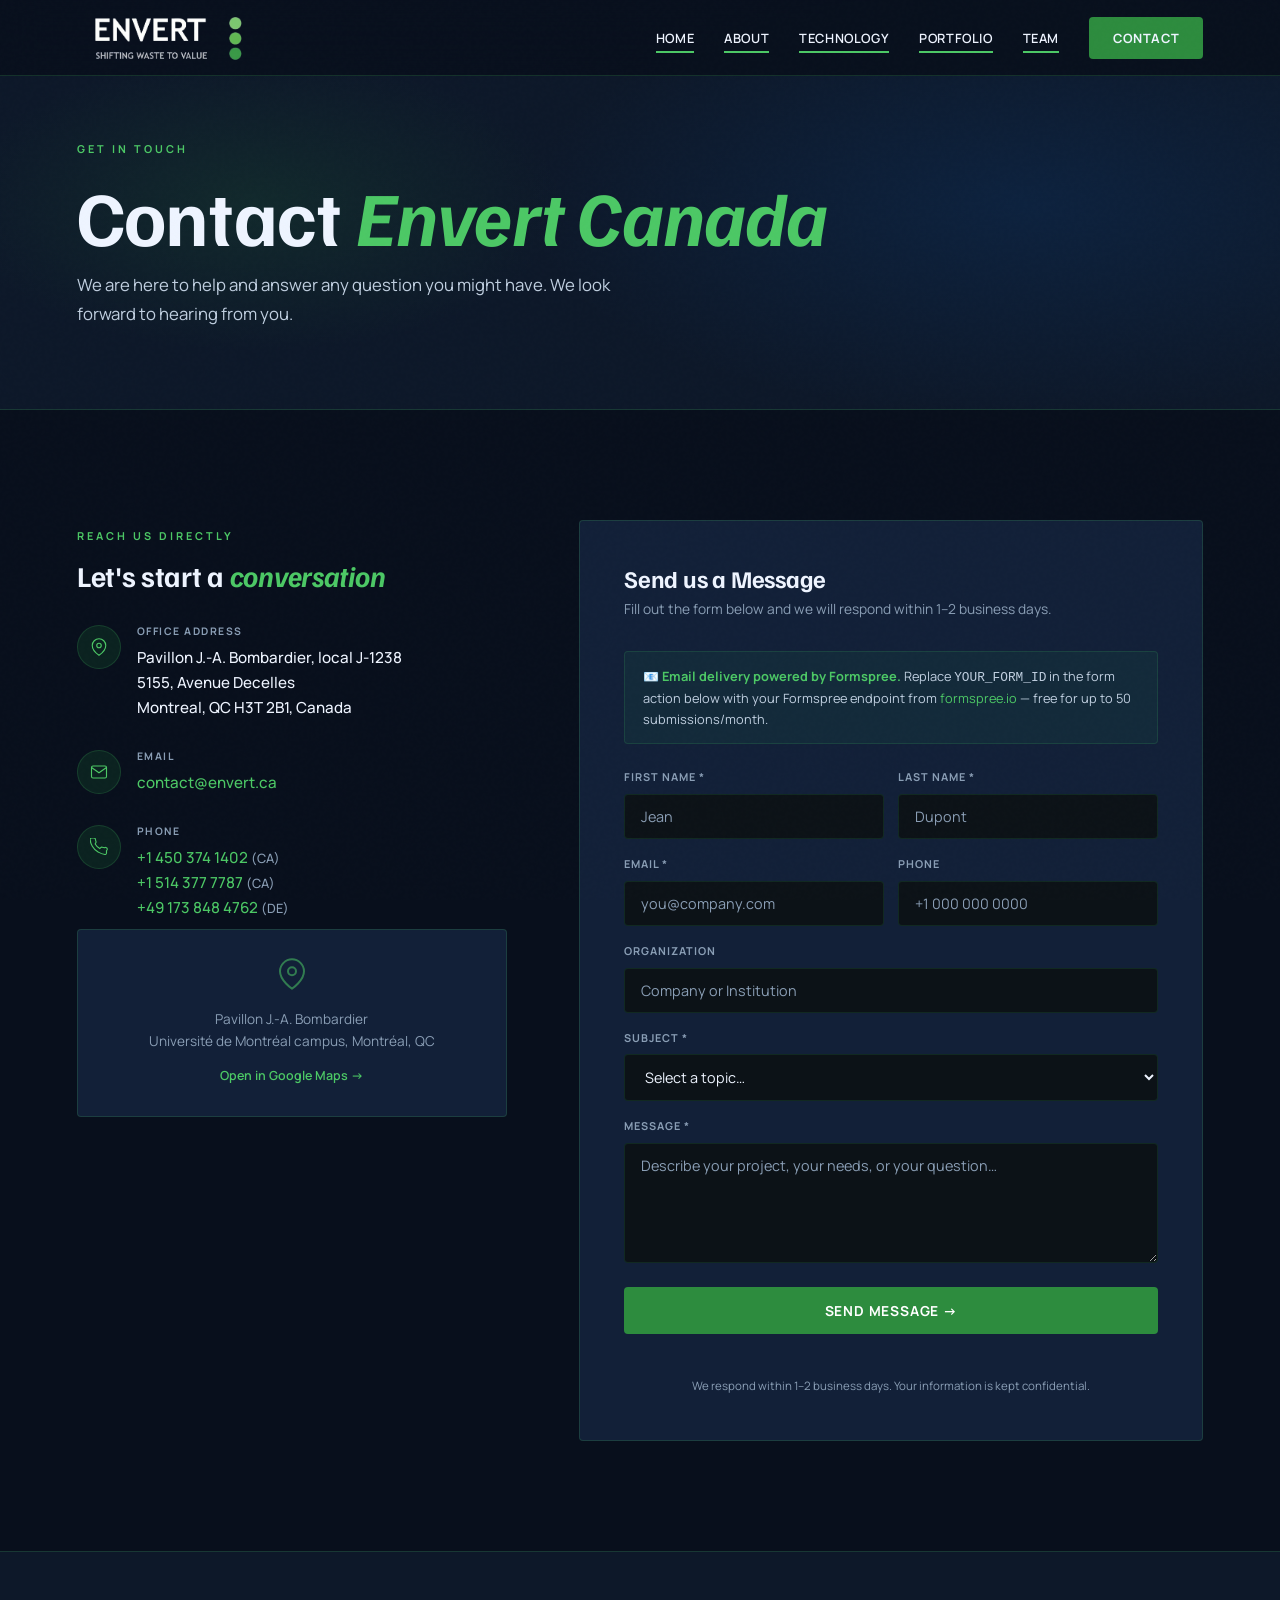
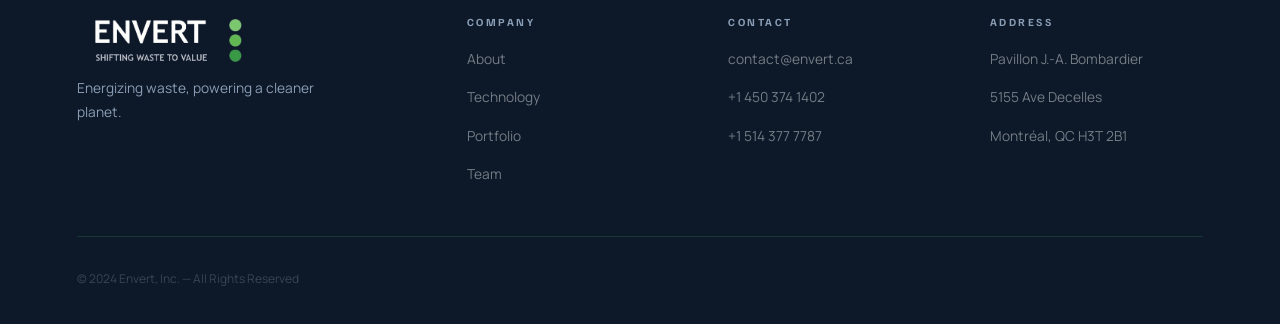
<file: contact/index.html>
<!DOCTYPE html>
<html lang="en">
<head>
<meta charset="UTF-8"/><meta name="viewport" content="width=device-width,initial-scale=1"/>
<title>Contact Us — Envert Canada</title>
<meta name="description" content="Contact Envert Canada — Montreal-based waste-to-fuel technology company. Reach us by phone, email, or fill in the form. We respond within 1–2 business days."/>
<meta property="og:title" content="Contact Envert Canada"/>
<meta property="og:url" content="https://envert.ca/contact/"/>
<link rel="canonical" href="https://envert.ca/contact/"/>
<link rel="icon" href="../assets/uploads/2019/12/cropped-Eco_Green_Logo_Envert2-Favicon-32x32.png" sizes="32x32"/>
<link rel="stylesheet" href="../assets/style.css"/>
<style>
.contact-layout{display:grid;grid-template-columns:1fr 1.45fr;gap:72px;align-items:start}
.contact-info{display:flex;flex-direction:column;gap:28px}
.citem{display:flex;gap:16px;align-items:flex-start}
.cico{width:44px;height:44px;border-radius:50%;background:rgba(30,122,58,.18);border:1px solid var(--border);flex-shrink:0;display:flex;align-items:center;justify-content:center;margin-top:2px}
.cico svg{width:18px;height:18px;stroke:var(--green3);fill:none}
.clbl{font-size:.65rem;font-weight:700;letter-spacing:1.5px;text-transform:uppercase;color:var(--gray);margin-bottom:4px}
.cval{font-size:.95rem;color:var(--white);font-weight:500;line-height:1.65}
.cval a{color:var(--green3);transition:color .2s}
.cval a:hover{color:#fff}
.map-block{background:var(--dark2);border:1px solid var(--border);border-radius:var(--r);padding:28px;margin-top:8px;text-align:center}
.map-block svg{width:32px;height:32px;stroke:var(--green3);fill:none;opacity:.55;margin-bottom:10px}
.map-block p{font-size:.85rem;color:var(--gray);line-height:1.65}
.map-block a{display:inline-block;margin-top:12px;font-size:.78rem;color:var(--green3);font-weight:600;transition:color .2s}
.map-block a:hover{color:#fff}

/* FORM */
.cform{background:var(--dark2);border:1px solid var(--border);border-radius:var(--r);padding:44px}
.cform h3{font-family:var(--serif);font-size:1.5rem;color:var(--white);font-weight:700;margin-bottom:6px}
.cform .sub{font-size:.86rem;color:var(--gray);margin-bottom:30px}
.frow{display:grid;grid-template-columns:1fr 1fr;gap:14px}
.fg{margin-bottom:16px}
.fg label{display:block;font-size:.68rem;font-weight:700;letter-spacing:1px;text-transform:uppercase;color:var(--gray);margin-bottom:7px}
.fg input,.fg select,.fg textarea{
  width:100%;padding:12px 16px;
  background:rgba(10,14,11,.7);
  border:1px solid rgba(62,206,105,.12);
  border-radius:var(--r);color:var(--white);
  font-family:var(--sans);font-size:.9rem;outline:none;transition:.2s;
}
.fg input:focus,.fg select:focus,.fg textarea:focus{border-color:var(--green3);background:rgba(22,32,25,.9);box-shadow:0 0 0 3px rgba(62,206,105,.09)}
.fg input::placeholder,.fg textarea::placeholder{color:var(--gray)}
.fg select option{background:var(--dark2);color:var(--white)}
.fg textarea{min-height:120px;resize:vertical}
.fsub{
  width:100%;padding:14px;background:var(--green);color:#fff;
  border:none;border-radius:var(--r);cursor:pointer;
  font-family:var(--sans);font-weight:700;font-size:.86rem;
  letter-spacing:.8px;text-transform:uppercase;transition:.25s;
}
.fsub:hover:not(:disabled){background:var(--green2);box-shadow:0 6px 24px rgba(30,122,58,.4)}
.fsub:disabled{opacity:.7;cursor:not-allowed}
#formMsg{font-size:.84rem;text-align:center;margin-top:12px;min-height:20px;font-weight:500}
.fnote{font-size:.72rem;color:var(--gray);text-align:center;margin-top:10px}

/* FORMSPREE NOTE */
.formspree-note{
  background:rgba(62,206,105,.06);border:1px solid rgba(62,206,105,.15);
  border-radius:var(--r);padding:14px 18px;margin-bottom:24px;
  font-size:.8rem;color:var(--gray2);line-height:1.6;
}
.formspree-note strong{color:var(--green3)}

@media(max-width:900px){.contact-layout{grid-template-columns:1fr}.frow{grid-template-columns:1fr}}
@media(max-width:600px){.cform{padding:28px 22px}}
</style>
</head>
<body>
<nav id="nav">
  <a href="../index.html" class="nav-logo">
    <img src="../assets/uploads/webp/logo.webp" alt="Envert Logo" style="height:48px;width:auto;display:block;">
  </a>
  <div class="nav-links" id="navLinks">
    <a href="../index.html">Home</a>
    <a href="../about/index.html">About</a>
    <a href="../technology/index.html">Technology</a>
    <a href="../portfolio/index.html">Portfolio</a>
    <a href="../team/index.html">Team</a>
    <a href="index.html" class="nav-cta">Contact</a>
  </div>
  <div class="nav-hamburger" id="hamburger"><span></span><span></span><span></span></div>
</nav>

<div class="page-hero">
  <span class="section-tag page-hero-tag">Get In Touch</span>
  <h1>Contact <em style="color:var(--green3);font-style:italic">Envert Canada</em></h1>
  <p>We are here to help and answer any question you might have. We look forward to hearing from you.</p>
</div>

<section class="section">
  <div class="contact-layout">

    <div class="fade">
      <span class="section-tag">Reach Us Directly</span>
      <h2 class="section-title" style="font-size:1.8rem;margin-bottom:32px">Let's start a <em>conversation</em></h2>
      <div class="contact-info">
        <div class="citem">
          <div class="cico"><svg viewBox="0 0 24 24" stroke-width="1.5"><path d="M21 10c0 7-9 13-9 13S3 17 3 10a9 9 0 0118 0z"/><circle cx="12" cy="10" r="3"/></svg></div>
          <div><div class="clbl">Office Address</div><div class="cval">Pavillon J.-A. Bombardier, local J-1238<br/>5155, Avenue Decelles<br/>Montreal, QC H3T 2B1, Canada</div></div>
        </div>
        <div class="citem">
          <div class="cico"><svg viewBox="0 0 24 24" stroke-width="1.5"><path d="M4 4h16c1.1 0 2 .9 2 2v12c0 1.1-.9 2-2 2H4c-1.1 0-2-.9-2-2V6c0-1.1.9-2 2-2z"/><path d="M22 6l-10 7L2 6"/></svg></div>
          <div><div class="clbl">Email</div><div class="cval"><a href="mailto:contact@envert.ca">contact@envert.ca</a></div></div>
        </div>
        <div class="citem">
          <div class="cico"><svg viewBox="0 0 24 24" stroke-width="1.5"><path d="M22 16.92v3a2 2 0 01-2.18 2 19.79 19.79 0 01-8.63-3.07A19.5 19.5 0 013.07 11 19.79 19.79 0 01.22 2.18 2 2 0 012.22 0h3a2 2 0 012 1.72c.127.96.361 1.903.7 2.81a2 2 0 01-.45 2.11L6.91 7.91a16 16 0 006.12 6.12l1.27-1.27a2 2 0 012.11-.45c.907.339 1.85.573 2.81.7A2 2 0 0122 16.92z"/></svg></div>
          <div>
            <div class="clbl">Phone</div>
            <div class="cval">
              <a href="tel:+14503741402">+1 450 374 1402</a> <span style="color:var(--gray);font-size:.8rem">(CA)</span><br/>
              <a href="tel:+15143777787">+1 514 377 7787</a> <span style="color:var(--gray);font-size:.8rem">(CA)</span><br/>
              <a href="tel:+491738484762">+49 173 848 4762</a> <span style="color:var(--gray);font-size:.8rem">(DE)</span>
            </div>
          </div>
        </div>
      </div>
      <div class="map-block">
        <svg viewBox="0 0 24 24" stroke-width="1.5"><path d="M21 10c0 7-9 13-9 13S3 17 3 10a9 9 0 0118 0z"/><circle cx="12" cy="10" r="3"/></svg>
        <p>Pavillon J.-A. Bombardier<br/>Université de Montréal campus, Montréal, QC</p>
        <a href="https://maps.google.com/?q=5155+Avenue+Decelles+Montreal+QC" target="_blank" rel="noopener noreferrer">Open in Google Maps →</a>
      </div>
    </div>

    <div class="cform fade fd1">
      <h3>Send us a Message</h3>
      <p class="sub">Fill out the form below and we will respond within 1–2 business days.</p>

      <!-- FORMSPREE SETUP NOTE -->
      <div class="formspree-note">
        📧 <strong>Email delivery powered by Formspree.</strong> Replace <code>YOUR_FORM_ID</code> in the form action below with your Formspree endpoint from <a href="https://formspree.io" target="_blank" style="color:var(--green3)">formspree.io</a> — free for up to 50 submissions/month.
      </div>

      <!--
        HOW TO ACTIVATE EMAIL SENDING:
        1. Go to https://formspree.io and create a free account
        2. Create a new form → copy your endpoint (e.g. https://formspree.io/f/abcdefgh)
        3. Replace "https://formspree.io/f/YOUR_FORM_ID" below with your endpoint
        4. Delete the formspree-note div above once done
      -->
      <form id="contactForm" action="https://formspree.io/f/YOUR_FORM_ID" method="POST" novalidate>
        <input type="hidden" name="_subject" value="New contact from Envert Canada website"/>
        <input type="hidden" name="_next" value="https://envert.ca/contact/?thanks=1"/>
        <div class="frow">
          <div class="fg"><label for="fname">First Name *</label><input type="text" id="fname" name="first_name" placeholder="Jean" required/></div>
          <div class="fg"><label for="lname">Last Name *</label><input type="text" id="lname" name="last_name" placeholder="Dupont" required/></div>
        </div>
        <div class="frow">
          <div class="fg"><label for="email">Email *</label><input type="email" id="email" name="email" placeholder="you@company.com" required/></div>
          <div class="fg"><label for="phone">Phone</label><input type="tel" id="phone" name="phone" placeholder="+1 000 000 0000"/></div>
        </div>
        <div class="fg"><label for="org">Organization</label><input type="text" id="org" name="organization" placeholder="Company or Institution"/></div>
        <div class="fg">
          <label for="subject">Subject *</label>
          <select id="subject" name="subject" required>
            <option value="">Select a topic…</option>
            <option value="ccc-inquiry">CCC Technology Inquiry</option>
            <option value="investment">Investment &amp; Partnership</option>
            <option value="quote">Request a Quote</option>
            <option value="media">Media &amp; Press</option>
            <option value="general">General Question</option>
          </select>
        </div>
        <div class="fg"><label for="message">Message *</label><textarea id="message" name="message" placeholder="Describe your project, your needs, or your question…" required></textarea></div>
        <button type="submit" class="fsub" id="submitBtn">Send Message →</button>
        <p id="formMsg"></p>
        <p class="fnote">We respond within 1–2 business days. Your information is kept confidential.</p>
      </form>
    </div>

  </div>
</section>

<footer>
  <div class="footer-grid">
    <div class="footer-brand">
      <div class="nav-logo" style="pointer-events:none"><img src="../assets/uploads/webp/logo.webp" alt="Envert Logo" style="height:48px;width:auto;display:block;"></div>
      <p>Energizing waste, powering a cleaner planet.</p>
    </div>
    <div class="footer-col"><h4>Company</h4><ul><li><a href="../about/index.html">About</a></li><li><a href="../technology/index.html">Technology</a></li><li><a href="../portfolio/index.html">Portfolio</a></li><li><a href="../team/index.html">Team</a></li></ul></div>
    <div class="footer-col"><h4>Contact</h4><ul><li><a href="mailto:contact@envert.ca">contact@envert.ca</a></li><li><a href="tel:+14503741402">+1 450 374 1402</a></li><li><a href="tel:+15143777787">+1 514 377 7787</a></li></ul></div>
    <div class="footer-col"><h4>Address</h4><ul><li><a href="#">Pavillon J.-A. Bombardier</a></li><li><a href="#">5155 Ave Decelles</a></li><li><a href="#">Montréal, QC H3T 2B1</a></li></ul></div>
  </div>
  <div class="footer-bottom"><span>© 2024 Envert, Inc. — All Rights Reserved</span></div>
</footer>
<script src="../assets/main.js"></script>
</body>
</html>
</file>
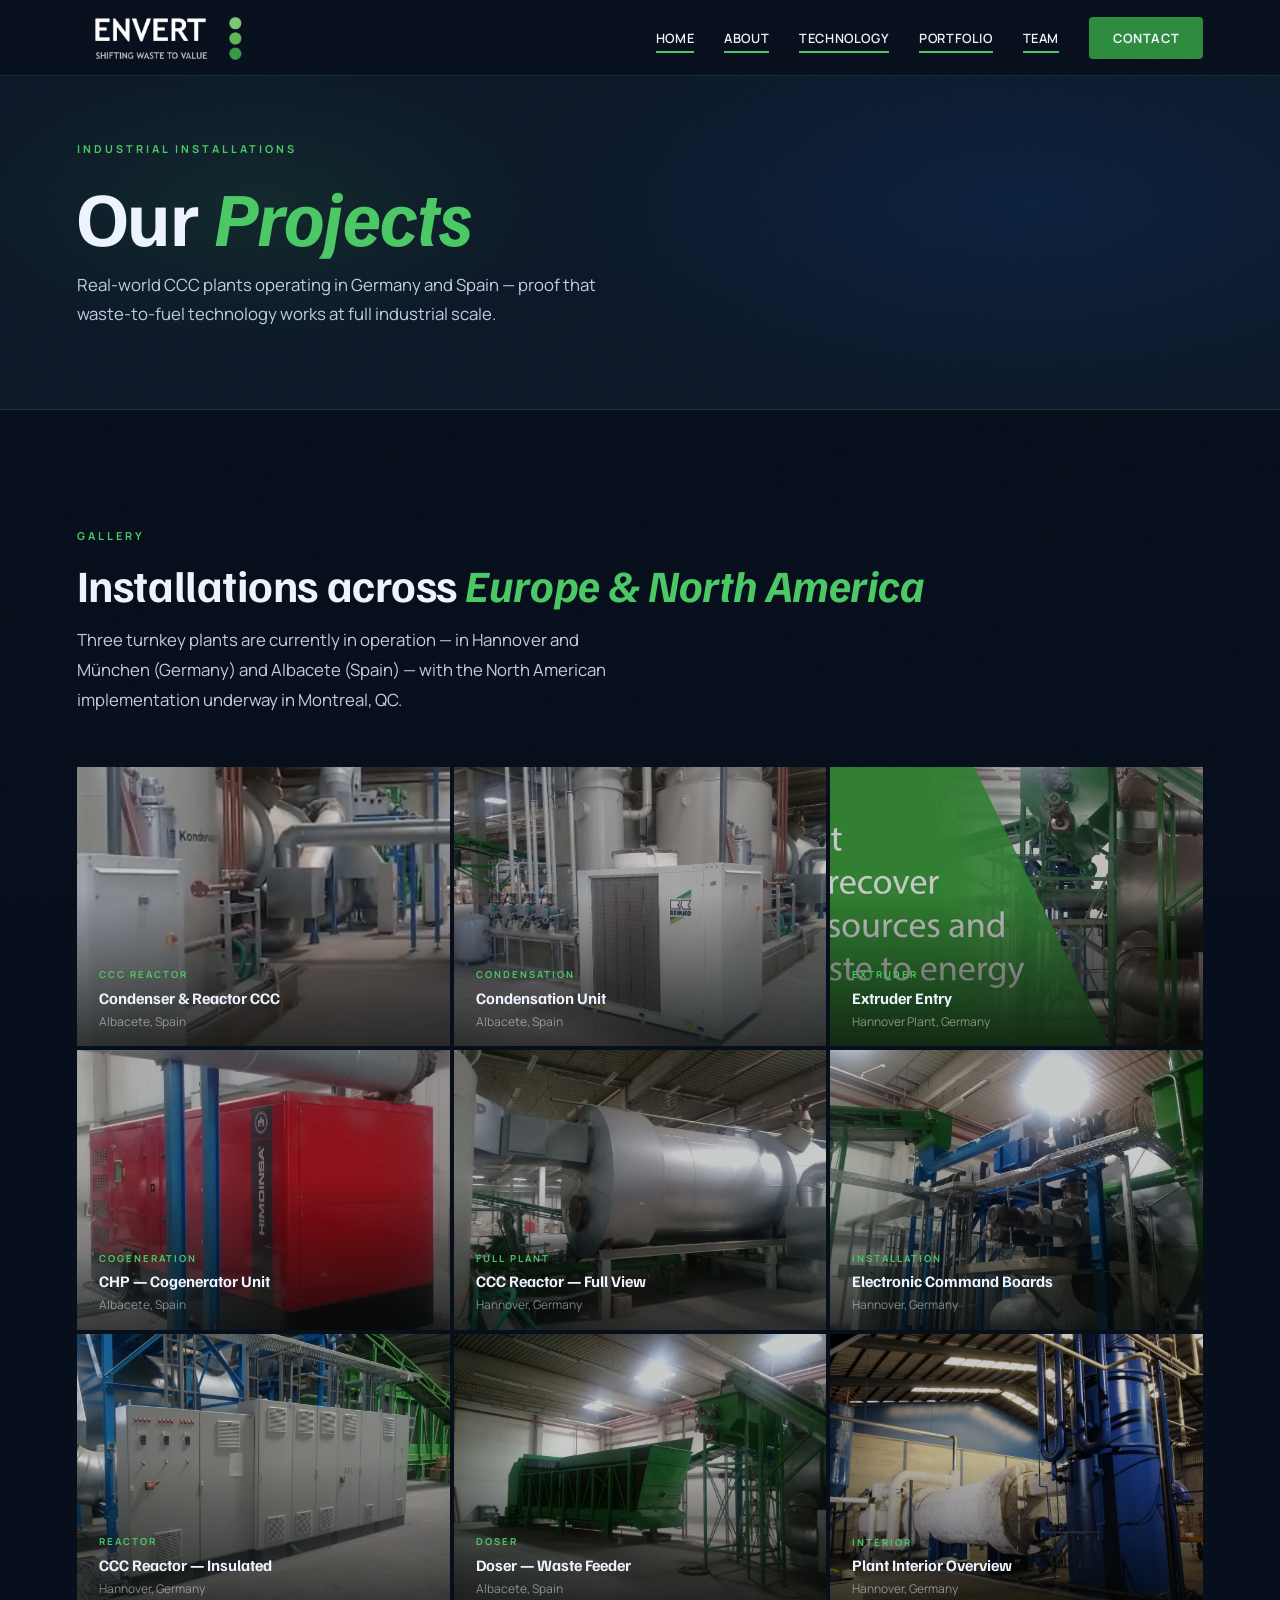
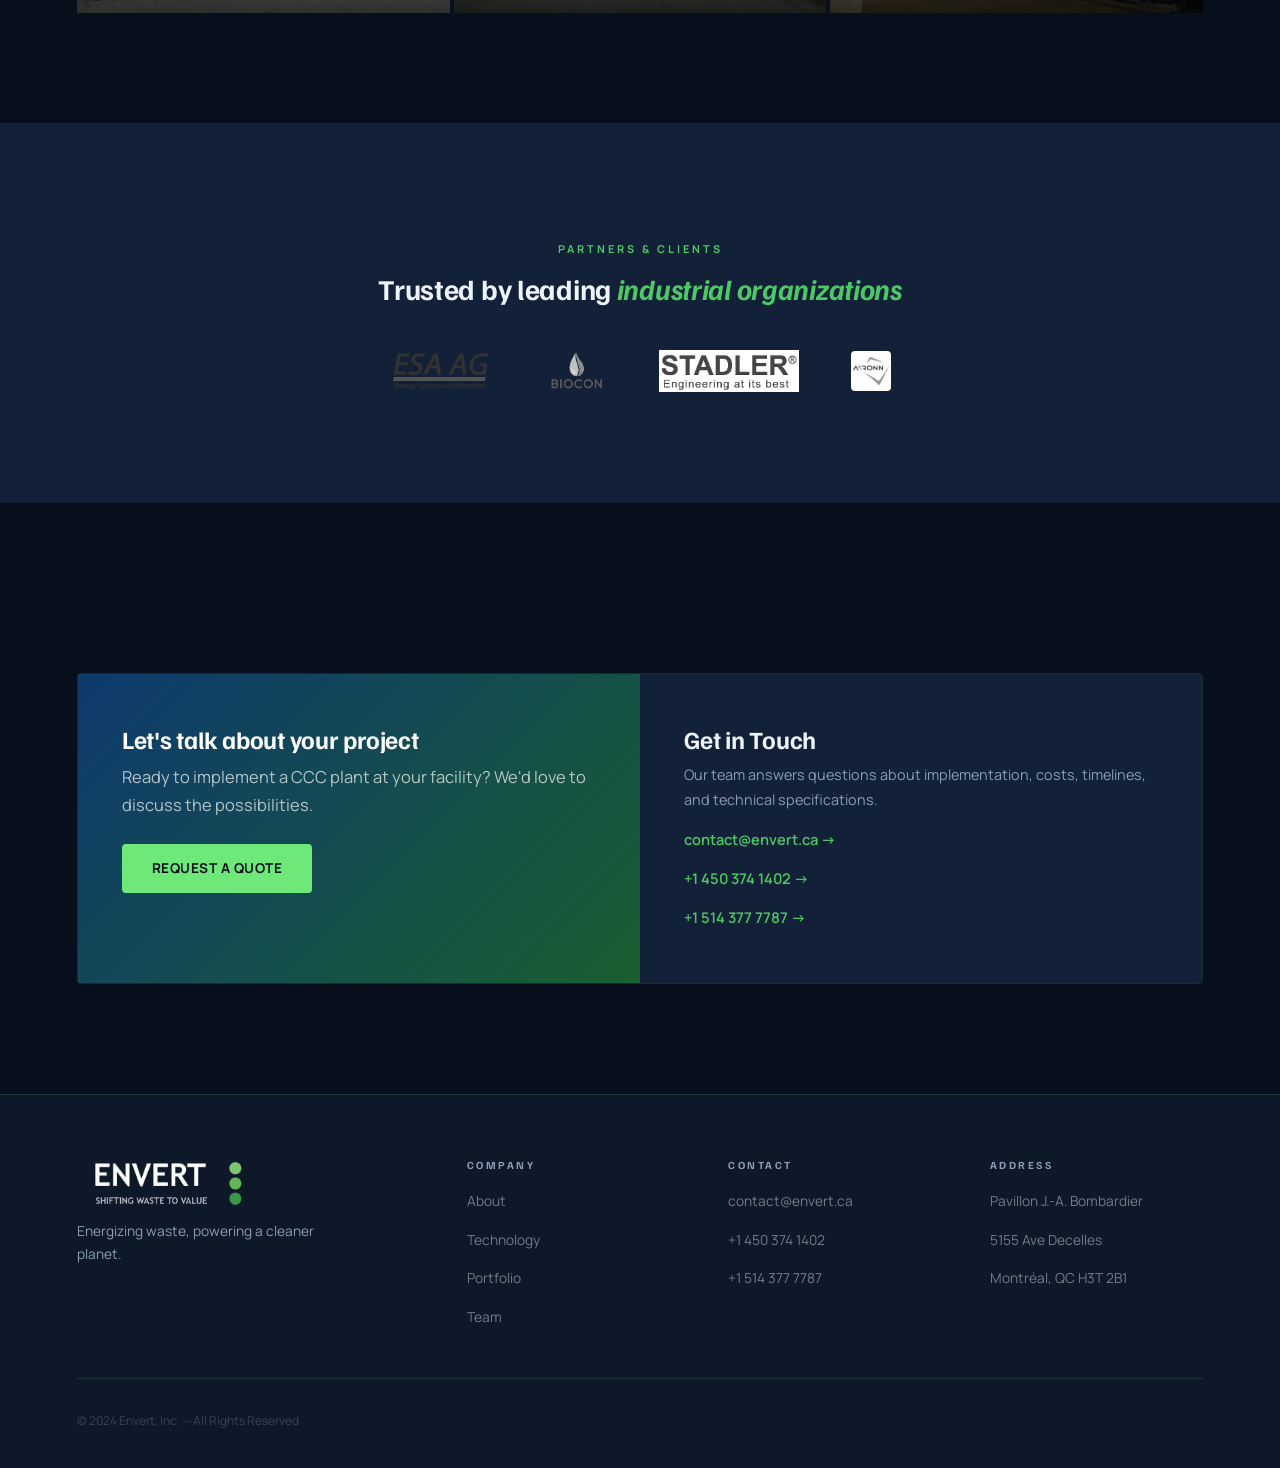
<file: portfolio/index.html>
<!DOCTYPE html>
<html lang="en">
<head>
<meta charset="UTF-8"/><meta name="viewport" content="width=device-width,initial-scale=1"/>
<title>Portfolio — Envert Canada | CCC Plant Projects</title>
<meta name="description" content="View Envert Canada's portfolio of Cold Catalytic Conversion installations — operating plants in Albacete (Spain) and Hannover (Germany), proving the technology at industrial scale."/>
<meta property="og:title" content="Portfolio — Envert Canada"/>
<meta property="og:url" content="https://envert.ca/portfolio/"/>
<link rel="canonical" href="https://envert.ca/portfolio/"/>
<link rel="icon" href="../assets/uploads/2019/12/cropped-Eco_Green_Logo_Envert2-Favicon-32x32.png" sizes="32x32"/>
<link rel="stylesheet" href="../assets/style.css"/>
<style>
.port-grid{display:grid;grid-template-columns:repeat(3,1fr);gap:4px;margin-top:52px}
.port-item{position:relative;overflow:hidden;aspect-ratio:4/3;background:var(--dark2)}
.port-item img{width:100%;height:100%;object-fit:cover;filter:brightness(.78) contrast(1.05);transition:transform .55s,filter .4s;display:block}
.port-item:hover img{transform:scale(1.06);filter:brightness(.55) contrast(1.1)}
.port-ov{position:absolute;inset:0;background:linear-gradient(to top,rgba(5,8,7,.92) 0%,transparent 55%);opacity:.78;transition:opacity .3s}
.port-item:hover .port-ov{opacity:1}
.port-info{position:absolute;bottom:0;left:0;right:0;padding:20px 22px;z-index:2;transform:translateY(6px);transition:.3s}
.port-item:hover .port-info{transform:none}
.port-tag{font-size:.6rem;font-weight:700;letter-spacing:2px;text-transform:uppercase;color:var(--green3);margin-bottom:4px}
.port-name{font-family:var(--serif);font-size:1rem;font-weight:700;color:var(--white);line-height:1.3}
.port-loc{font-size:.75rem;color:rgba(242,247,243,.5);margin-top:3px}
.partners-row{display:flex;align-items:center;justify-content:center;flex-wrap:wrap;gap:52px;margin-top:44px}
.plogo{opacity:.4;filter:grayscale(1);transition:.3s;display:flex;align-items:center}
.plogo:hover{opacity:.9;filter:grayscale(0)}
.plogo img{max-height:44px;max-width:140px;object-fit:contain}
.cta2grid{display:grid;grid-template-columns:1fr 1fr;gap:0;margin-top:60px;border:1px solid var(--border);border-radius:var(--r);overflow:hidden}
.cta2-left{background:var(--green);padding:52px 44px;position:relative;overflow:hidden}
.cta2-left::before{content:'';position:absolute;inset:0;background:linear-gradient(135deg,#0e3a6e,#1a5e30)}
.cta2-left h3{font-family:var(--serif);font-size:1.55rem;color:#fff;position:relative;z-index:1}
.cta2-left p{color:rgba(242,247,243,.72);margin-top:10px;position:relative;z-index:1}
.cta2-left a{margin-top:24px;position:relative;z-index:1;display:inline-block}
.cta2-right{background:var(--dark2);padding:52px 44px}
.cta2-right h3{font-family:var(--serif);font-size:1.55rem;color:var(--white)}
.cta2-right p{color:var(--gray);margin-top:10px;font-size:.9rem}
.cta2-right a{color:var(--green3);text-decoration:none;font-weight:600;display:block;margin-top:14px;transition:color .2s;font-size:.92rem}
.cta2-right a:hover{color:#fff}
@media(max-width:900px){.port-grid{grid-template-columns:1fr 1fr}.cta2grid{grid-template-columns:1fr}}
@media(max-width:600px){.port-grid{grid-template-columns:1fr}}
</style>
</head>
<body>
<nav id="nav">
  <a href="../index.html" class="nav-logo">
    <img src="../assets/uploads/webp/logo.webp" alt="Envert Logo" style="height:48px;width:auto;display:block;">
  </a>
  <div class="nav-links" id="navLinks">
    <a href="../index.html">Home</a>
    <a href="../about/index.html">About</a>
    <a href="../technology/index.html">Technology</a>
    <a href="index.html">Portfolio</a>
    <a href="../team/index.html">Team</a>
    <a href="../contact/index.html" class="nav-cta">Contact</a>
  </div>
  <div class="nav-hamburger" id="hamburger"><span></span><span></span><span></span></div>
</nav>

<div class="page-hero">
  <span class="section-tag page-hero-tag">Industrial Installations</span>
  <h1>Our <em style="color:var(--green3);font-style:italic">Projects</em></h1>
  <p>Real-world CCC plants operating in Germany and Spain — proof that waste-to-fuel technology works at full industrial scale.</p>
</div>

<section class="section">
  <span class="section-tag fade">Gallery</span>
  <h2 class="section-title fade">Installations across <em>Europe &amp; North America</em></h2>
  <p class="section-lead fade">Three turnkey plants are currently in operation — in Hannover and München (Germany) and Albacete (Spain) — with the North American implementation underway in Montreal, QC.</p>
  <div class="port-grid">
    <div class="port-item scale-in">
      <img src="../assets/uploads/2019/12/Condenser-reactor.webp" alt="Condenser and Reactor CCC" loading="lazy"/>
      <div class="port-ov"></div>
      <div class="port-info"><div class="port-tag">CCC Reactor</div><div class="port-name">Condenser &amp; Reactor CCC</div><div class="port-loc">Albacete, Spain</div></div>
    </div>
    <div class="port-item scale-in fd1">
      <img src="../assets/uploads/2019/12/Condensation-Unit-2.webp" alt="Condensation Unit" loading="lazy"/>
      <div class="port-ov"></div>
      <div class="port-info"><div class="port-tag">Condensation</div><div class="port-name">Condensation Unit</div><div class="port-loc">Albacete, Spain</div></div>
    </div>
    <div class="port-item scale-in fd2">
      <img src="../assets/uploads/2019/12/Extruder-Entry1280.webp" alt="Extruder Entry" loading="lazy"/>
      <div class="port-ov"></div>
      <div class="port-info"><div class="port-tag">Extruder</div><div class="port-name">Extruder Entry</div><div class="port-loc">Hannover Plant, Germany</div></div>
    </div>
    <div class="port-item scale-in fd1">
      <img src="../assets/uploads/2019/12/Cogeneration.webp" alt="Cogeneration unit" loading="lazy"/>
      <div class="port-ov"></div>
      <div class="port-info"><div class="port-tag">Cogeneration</div><div class="port-name">CHP — Cogenerator Unit</div><div class="port-loc">Albacete, Spain</div></div>
    </div>
    <div class="port-item scale-in fd2">
      <img src="../assets/uploads/2019/12/WhatsApp-Image-2018-05-07-at-13.16.37.webp" alt="Hannover Plant" loading="lazy"/>
      <div class="port-ov"></div>
      <div class="port-info"><div class="port-tag">Full Plant</div><div class="port-name">CCC Reactor — Full View</div><div class="port-loc">Hannover, Germany</div></div>
    </div>
    <div class="port-item scale-in fd3">
      <img src="../assets/uploads/2019/12/WhatsApp-Image-2018-05-07-at-13.16.371.webp" alt="Plant overview" loading="lazy"/>
      <div class="port-ov"></div>
      <div class="port-info"><div class="port-tag">Installation</div><div class="port-name">Electronic Command Boards</div><div class="port-loc">Hannover, Germany</div></div>
    </div>
    <div class="port-item scale-in">
      <img src="../assets/uploads/2019/12/WhatsApp-Image-2018-05-07-at-14.40.311.webp" alt="Reactor detail" loading="lazy"/>
      <div class="port-ov"></div>
      <div class="port-info"><div class="port-tag">Reactor</div><div class="port-name">CCC Reactor — Insulated</div><div class="port-loc">Hannover, Germany</div></div>
    </div>
    <div class="port-item scale-in fd1">
      <img src="../assets/uploads/2019/12/WhatsApp-Image-2018-05-07-at-14.40.32-1024x768.webp" alt="Doser unit" loading="lazy"/>
      <div class="port-ov"></div>
      <div class="port-info"><div class="port-tag">Doser</div><div class="port-name">Doser — Waste Feeder</div><div class="port-loc">Albacete, Spain</div></div>
    </div>
    <div class="port-item scale-in fd2">
      <img src="../assets/uploads/2019/12/IMG_20-1024x768.webp" alt="Plant interior" loading="lazy"/>
      <div class="port-ov"></div>
      <div class="port-info"><div class="port-tag">Interior</div><div class="port-name">Plant Interior Overview</div><div class="port-loc">Hannover, Germany</div></div>
    </div>
  </div>
</section>

<section class="section" style="background:var(--dark2)">
  <div style="text-align:center">
    <span class="section-tag fade">Partners &amp; Clients</span>
    <h2 class="section-title fade" style="font-size:1.8rem">Trusted by leading <em>industrial organizations</em></h2>
  </div>
  <div class="partners-row stagger">
    <div class="plogo"><img src="../assets/uploads/2019/12/Logo_ESA.webp" alt="ESA AG" loading="lazy"/></div>
    <div class="plogo"><img src="../assets/uploads/2024/01/Logo_biocon.webp" alt="Biocon Energy GmbH" loading="lazy"/></div>
    <div class="plogo"><img src="../assets/uploads/2024/01/Stadler_logo.webp" alt="Stadler" loading="lazy"/></div>
    <div class="plogo"><img src="../assets/uploads/2019/12/Aaronn.webp" alt="Aaronn" style="border-radius:4px;height:40px;object-fit:cover" loading="lazy"/></div>
  </div>
</section>

<section class="section">
  <div class="cta2grid">
    <div class="cta2-left fade">
      <h3>Let's talk about your project</h3>
      <p>Ready to implement a CCC plant at your facility? We'd love to discuss the possibilities.</p>
      <a href="../contact/index.html" class="btn btn-acid">Request a Quote</a>
    </div>
    <div class="cta2-right fade fd1">
      <h3>Get in Touch</h3>
      <p>Our team answers questions about implementation, costs, timelines, and technical specifications.</p>
      <a href="mailto:contact@envert.ca">contact@envert.ca →</a>
      <a href="tel:+14503741402">+1 450 374 1402 →</a>
      <a href="tel:+15143777787">+1 514 377 7787 →</a>
    </div>
  </div>
</section>

<footer>
  <div class="footer-grid">
    <div class="footer-brand"><div class="nav-logo" style="pointer-events:none"><img src="../assets/uploads/webp/logo.webp" alt="Envert Logo" style="height:48px;width:auto;display:block;"></div><p>Energizing waste, powering a cleaner planet.</p></div>
    <div class="footer-col"><h4>Company</h4><ul><li><a href="../about/index.html">About</a></li><li><a href="../technology/index.html">Technology</a></li><li><a href="index.html">Portfolio</a></li><li><a href="../team/index.html">Team</a></li></ul></div>
    <div class="footer-col"><h4>Contact</h4><ul><li><a href="mailto:contact@envert.ca">contact@envert.ca</a></li><li><a href="tel:+14503741402">+1 450 374 1402</a></li><li><a href="tel:+15143777787">+1 514 377 7787</a></li></ul></div>
    <div class="footer-col"><h4>Address</h4><ul><li><a href="#">Pavillon J.-A. Bombardier</a></li><li><a href="#">5155 Ave Decelles</a></li><li><a href="#">Montréal, QC H3T 2B1</a></li></ul></div>
  </div>
  <div class="footer-bottom"><span>© 2024 Envert, Inc. — All Rights Reserved</span></div>
</footer>
<script src="../assets/main.js"></script>
</body>
</html>
</file>
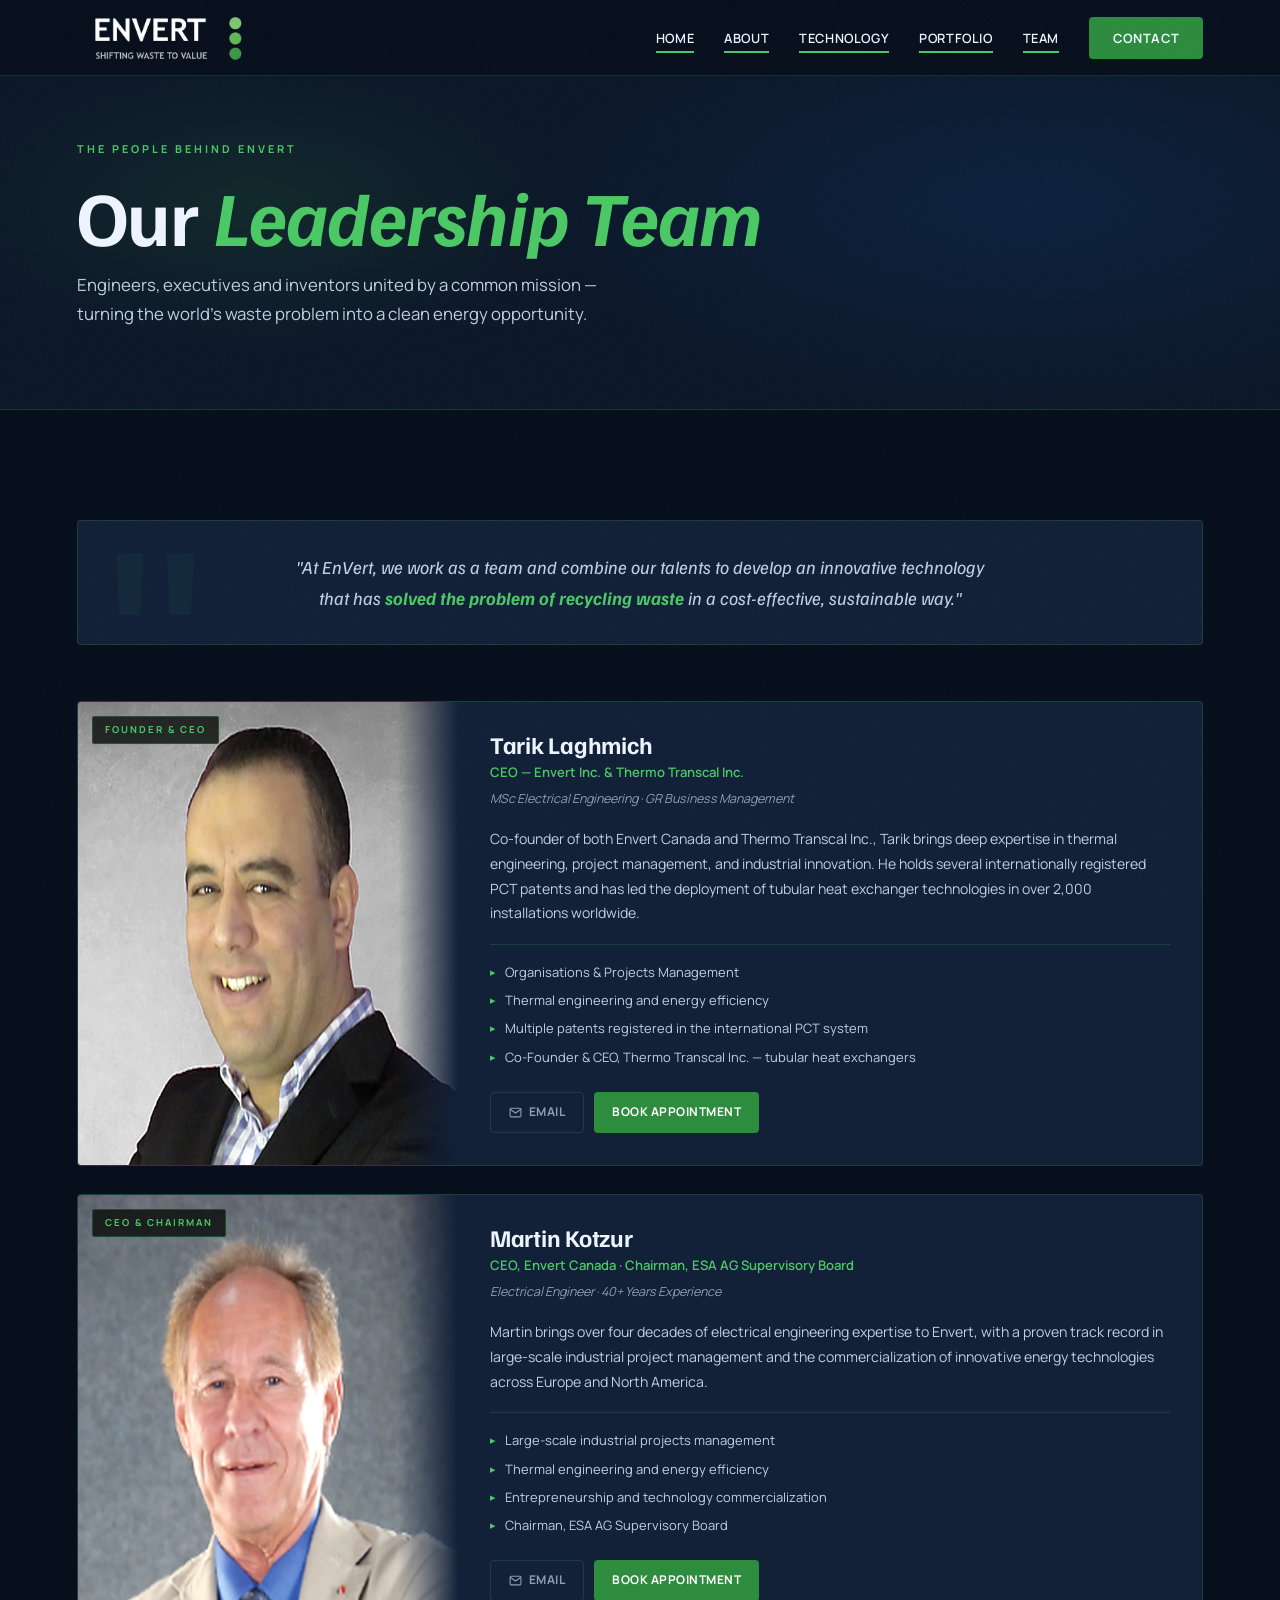
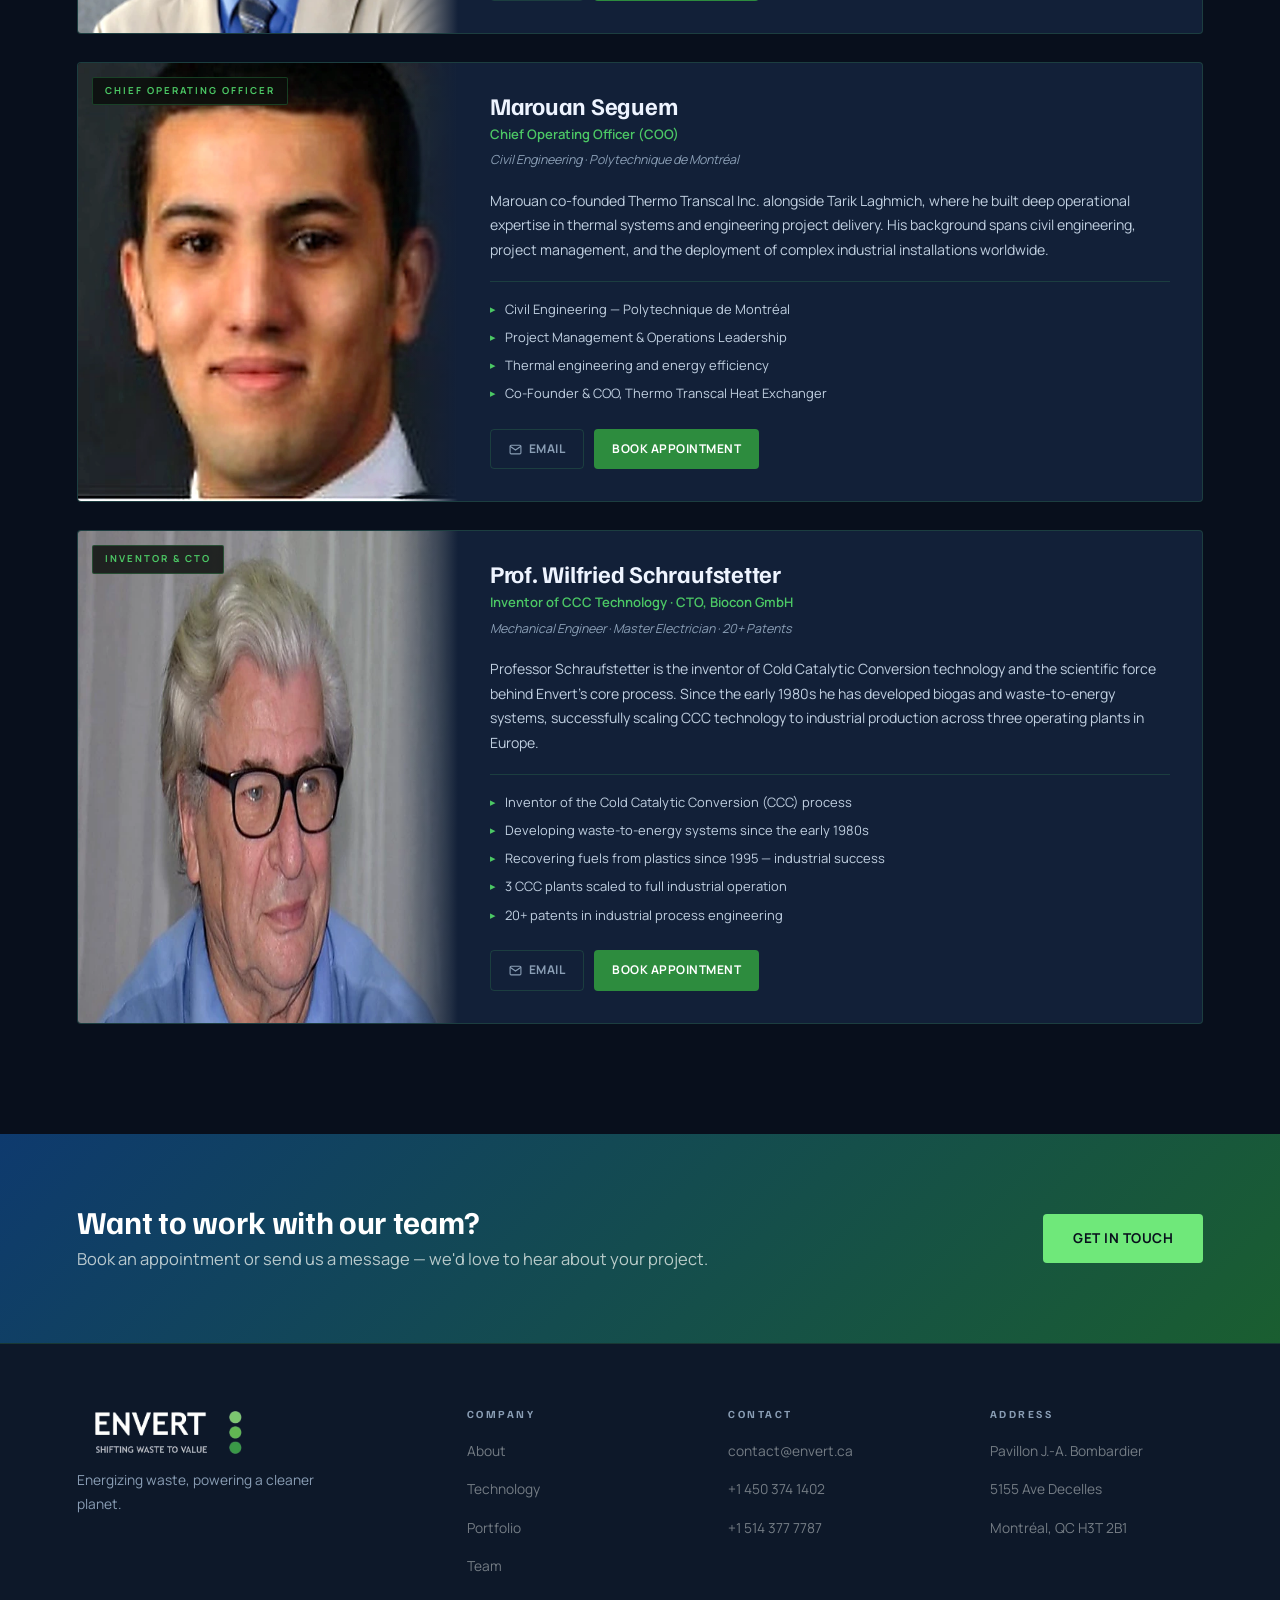
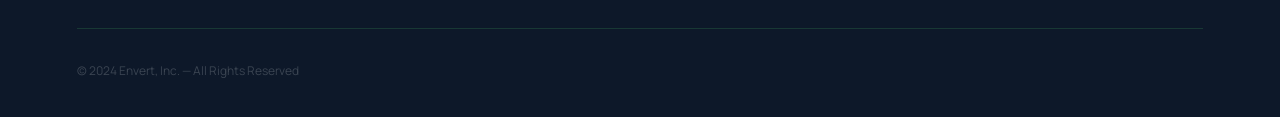
<file: team/index.html>
<!DOCTYPE html>
<html lang="en">
<head>
<meta charset="UTF-8"/><meta name="viewport" content="width=device-width,initial-scale=1"/>
<title>Our Team — Envert Canada | Leadership &amp; Experts</title>
<meta name="description" content="Meet the experts behind Envert Canada — engineers, executives and inventors with 40+ years combined experience in thermal engineering, energy conversion and industrial innovation."/>
<meta property="og:title" content="Our Team — Envert Canada"/>
<meta property="og:description" content="Meet the leadership behind North America's first Cold Catalytic Conversion company."/>
<meta property="og:url" content="https://envert.ca/team/"/>
<link rel="canonical" href="https://envert.ca/team/"/>
<link rel="icon" href="../assets/uploads/2019/12/cropped-Eco_Green_Logo_Envert2-Favicon-32x32.png" sizes="32x32"/>
<link rel="stylesheet" href="../assets/style.css"/>
<style>
/* ── TEAM GRID ── */
.team-grid {
  display: flex;
  flex-direction: column;
  gap: 28px;
  margin-top: 56px;
}

/* ── CARD ── */
.team-card {
  background: var(--dark2);
  border: 1px solid var(--border);
  border-radius: var(--r);
  overflow: hidden;
  display: grid;
  grid-template-columns: 380px 1fr;
  transition: border-color .35s, transform .35s, box-shadow .35s;
}
.team-card:hover {
  border-color: rgba(62,206,105,.5);
  transform: translateY(-6px);
  box-shadow: 0 28px 64px rgba(0,0,0,.5);
}

/* ── PHOTO AREA ── */
.team-photo-wrap {
  width: 100%;
  height: 100%;
  min-height: 420px;
  overflow: hidden;
  position: relative;
  background: #0f1e14;
}
.team-photo {
  width: 100%;
  height: 100%;
  object-fit: cover;
  object-position: center 20%;
  display: block;
  transition: transform .5s ease;
  filter: none;
}
.team-card:hover .team-photo {
  transform: scale(1.04);
}

/* Right-edge fade into card body */
.team-photo-wrap::after {
  content: '';
  position: absolute;
  top: 0; right: 0; bottom: 0;
  width: 60px;
  background: linear-gradient(to right, transparent, var(--dark2));
  pointer-events: none;
}

/* ── PLACEHOLDER (no photo available) ── */
.team-photo-placeholder {
  width: 100%;
  height: 100%;
  min-height: 420px;
  display: flex;
  flex-direction: column;
  align-items: center;
  justify-content: center;
  gap: 14px;
  background: linear-gradient(160deg, #0a1a0d 0%, #152a18 50%, #0a1a0d 100%);
  position: relative;
  overflow: hidden;
}
.team-photo-placeholder::before {
  content: '';
  position: absolute;
  inset: 0;
  background: radial-gradient(ellipse 60% 60% at 50% 50%, rgba(62,206,105,.08) 0%, transparent 70%);
}
.ph-circle {
  width: 120px; height: 120px;
  border-radius: 50%;
  border: 2px solid rgba(62,206,105,.25);
  background: rgba(62,206,105,.06);
  display: flex; align-items: center; justify-content: center;
  position: relative; z-index: 1;
}
.ph-initials {
  font-family: var(--serif);
  font-size: 2.8rem;
  font-weight: 800;
  color: rgba(62,206,105,.5);
  line-height: 1;
}
.ph-name {
  font-size: .65rem;
  font-weight: 700;
  letter-spacing: 3px;
  text-transform: uppercase;
  color: rgba(62,206,105,.35);
  position: relative; z-index: 1;
}

/* Role badge pinned to photo */
.photo-role-badge {
  position: absolute;
  top: 14px; left: 14px;
  background: rgba(10,14,11,.82);
  border: 1px solid rgba(62,206,105,.25);
  border-radius: 2px;
  padding: 5px 12px;
  font-size: .6rem;
  font-weight: 700;
  letter-spacing: 2px;
  text-transform: uppercase;
  color: var(--green3);
  backdrop-filter: blur(8px);
  z-index: 2;
}

/* ── CARD BODY ── */
.team-body {
  padding: 28px 32px 32px;
  flex: 1;
  display: flex;
  flex-direction: column;
}
.team-name {
  font-family: var(--serif);
  font-size: 1.5rem;
  font-weight: 800;
  color: var(--white);
  margin-bottom: 3px;
  letter-spacing: -.01em;
  line-height: 1.2;
}
.team-role-title {
  font-size: .82rem;
  color: var(--green3);
  font-weight: 600;
  margin-bottom: 4px;
}
.team-org {
  font-size: .78rem;
  color: var(--gray);
  margin-bottom: 18px;
  font-style: italic;
}
.team-bio {
  font-size: .88rem;
  color: var(--gray2);
  line-height: 1.75;
  margin-bottom: 18px;
  font-weight: 400;
  flex: 1;
}
.team-skills {
  list-style: none;
  display: flex;
  flex-direction: column;
  gap: 6px;
  margin-bottom: 24px;
  padding-top: 16px;
  border-top: 1px solid var(--border);
}
.team-skills li {
  font-size: .81rem;
  color: var(--gray2);
  display: flex;
  align-items: flex-start;
  gap: 9px;
}
.team-skills li::before {
  content: '▸';
  color: var(--green3);
  flex-shrink: 0;
  font-size: .68rem;
  margin-top: 2px;
}
.team-actions {
  display: flex;
  gap: 10px;
  flex-wrap: wrap;
  margin-top: auto;
}
.tmbtn {
  padding: 9px 18px;
  border-radius: var(--r);
  font-size: .75rem;
  font-weight: 700;
  letter-spacing: .5px;
  text-transform: uppercase;
  transition: .2s;
  cursor: pointer;
  text-decoration: none;
  display: inline-flex;
  align-items: center;
  gap: 7px;
  font-family: var(--sans);
}
.tmbtn-outline {
  background: transparent;
  color: var(--gray);
  border: 1px solid var(--border);
}
.tmbtn-outline:hover { border-color: var(--green3); color: var(--green3); }
.tmbtn-green { background: var(--green); color: #fff; border: none; }
.tmbtn-green:hover { background: var(--green2); }

/* ── TAGLINE BOX ── */
.tagline-box {
  background: var(--dark2);
  border: 1px solid var(--border);
  border-radius: var(--r);
  padding: 30px 40px;
  text-align: center;
  margin-bottom: 52px;
  position: relative;
  overflow: hidden;
}
.tagline-box::before {
  content: '"';
  position: absolute;
  top: -24px; left: 24px;
  font-family: var(--serif);
  font-size: 14rem;
  font-weight: 800;
  color: rgba(62,206,105,.05);
  line-height: 1;
  pointer-events: none;
}
.tagline-box p {
  font-family: var(--serif);
  font-size: 1.15rem;
  font-style: italic;
  color: var(--gray2);
  position: relative;
  z-index: 1;
  max-width: 720px;
  margin: 0 auto;
  line-height: 1.7;
}
.tagline-box strong { color: var(--green3); }

/* ── RESPONSIVE ── */
@media(max-width: 900px) {
  .team-card { grid-template-columns: 1fr; }
  .team-photo-wrap, .team-photo-placeholder { height: 320px; min-height: 320px; }
  .team-photo-wrap::after { display: none; }
}
@media(max-width: 600px) {
  .team-body { padding: 22px 22px 26px; }
  .team-name { font-size: 1.3rem; }
  .team-photo-wrap, .team-photo-placeholder { height: 260px; min-height: 260px; }
}
</style>
</head>
<body>

<nav id="nav">
  <a href="../index.html" class="nav-logo">
    <img src="../assets/uploads/webp/logo.webp" alt="Envert Logo" style="height:48px;width:auto;display:block;">
  </a>
  <div class="nav-links" id="navLinks">
    <a href="../index.html">Home</a>
    <a href="../about/index.html">About</a>
    <a href="../technology/index.html">Technology</a>
    <a href="../portfolio/index.html">Portfolio</a>
    <a href="index.html">Team</a>
    <a href="../contact/index.html" class="nav-cta">Contact</a>
  </div>
  <div class="nav-hamburger" id="hamburger"><span></span><span></span><span></span></div>
</nav>

<div class="page-hero">
  <span class="section-tag page-hero-tag">The People Behind Envert</span>
  <h1>Our <em style="color:var(--green3);font-style:italic">Leadership Team</em></h1>
  <p>Engineers, executives and inventors united by a common mission — turning the world's waste problem into a clean energy opportunity.</p>
</div>

<section class="section">

  <div class="tagline-box fade">
    <p>"At EnVert, we work as a team and combine our talents to develop an innovative technology that has <strong>solved the problem of recycling waste</strong> in a cost-effective, sustainable way."</p>
  </div>

  <div class="team-grid">

    <!-- TARIK LAGHMICH — no photo available, styled placeholder -->
    <div class="team-card fade">
      <div class="team-photo-wrap">
        <img
          class="team-photo"
          src="../assets/uploads/2019/12/76374-wallighterR.webp"
          alt="Tarik Laghmich — CEO &amp; Co-Founder Envert Canada"
          loading="eager"
          style="object-position: center 18%;"
        />
        <div class="photo-role-badge">Founder &amp; CEO</div>
      </div>
      <div class="team-body">
        <div class="team-name">Tarik Laghmich</div>
        <div class="team-role-title">CEO — Envert Inc. &amp; Thermo Transcal Inc.</div>
        <div class="team-org">MSc Electrical Engineering · GR Business Management</div>
        <p class="team-bio">Co-founder of both Envert Canada and Thermo Transcal Inc., Tarik brings deep expertise in thermal engineering, project management, and industrial innovation. He holds several internationally registered PCT patents and has led the deployment of tubular heat exchanger technologies in over 2,000 installations worldwide.</p>
        <ul class="team-skills">
          <li>Organisations &amp; Projects Management</li>
          <li>Thermal engineering and energy efficiency</li>
          <li>Multiple patents registered in the international PCT system</li>
          <li>Co-Founder &amp; CEO, Thermo Transcal Inc. — tubular heat exchangers</li>
        </ul>
        <div class="team-actions">
          <a href="mailto:contact@envert.ca" class="tmbtn tmbtn-outline">
            <svg width="13" height="13" viewBox="0 0 24 24" fill="none" stroke="currentColor" stroke-width="2"><path d="M4 4h16c1.1 0 2 .9 2 2v12c0 1.1-.9 2-2 2H4c-1.1 0-2-.9-2-2V6c0-1.1.9-2 2-2z"/><polyline points="22,6 12,13 2,6"/></svg>
            Email
          </a>
          <a href="../contact/index.html" class="tmbtn tmbtn-green">Book Appointment</a>
        </div>
      </div>
    </div>

    <!-- MARTIN KOTZUR -->
    <div class="team-card fade fd1">
      <div class="team-photo-wrap">
        <img
          class="team-photo"
          src="../assets/uploads/2024/01/MARTIN-KOTZUR.webp"
          alt="Martin Kotzur — CEO Envert Canada"
          loading="eager"
          style="object-position: center 15%;"
        />
        <div class="photo-role-badge">CEO &amp; Chairman</div>
      </div>
      <div class="team-body">
        <div class="team-name">Martin Kotzur</div>
        <div class="team-role-title">CEO, Envert Canada · Chairman, ESA AG Supervisory Board</div>
        <div class="team-org">Electrical Engineer · 40+ Years Experience</div>
        <p class="team-bio">Martin brings over four decades of electrical engineering expertise to Envert, with a proven track record in large-scale industrial project management and the commercialization of innovative energy technologies across Europe and North America.</p>
        <ul class="team-skills">
          <li>Large-scale industrial projects management</li>
          <li>Thermal engineering and energy efficiency</li>
          <li>Entrepreneurship and technology commercialization</li>
          <li>Chairman, ESA AG Supervisory Board</li>
        </ul>
        <div class="team-actions">
          <a href="mailto:contact@envert.ca" class="tmbtn tmbtn-outline">
            <svg width="13" height="13" viewBox="0 0 24 24" fill="none" stroke="currentColor" stroke-width="2"><path d="M4 4h16c1.1 0 2 .9 2 2v12c0 1.1-.9 2-2 2H4c-1.1 0-2-.9-2-2V6c0-1.1.9-2 2-2z"/><polyline points="22,6 12,13 2,6"/></svg>
            Email
          </a>
          <a href="../contact/index.html" class="tmbtn tmbtn-green">Book Appointment</a>
        </div>
      </div>
    </div>

    <!-- MAROUAN SEGUEM -->
    <div class="team-card fade fd2">
      <div class="team-photo-wrap">
        <img
          class="team-photo"
          src="../assets/uploads/2013/12/MAROUAN.webp"
          alt="Marouan Seguem — COO Envert Canada"
          loading="eager"
          style="object-position: center 20%;"
        />
        <div class="photo-role-badge">Chief Operating Officer</div>
      </div>
      <div class="team-body">
        <div class="team-name">Marouan Seguem</div>
        <div class="team-role-title">Chief Operating Officer (COO)</div>
        <div class="team-org">Civil Engineering · Polytechnique de Montréal</div>
        <p class="team-bio">Marouan co-founded Thermo Transcal Inc. alongside Tarik Laghmich, where he built deep operational expertise in thermal systems and engineering project delivery. His background spans civil engineering, project management, and the deployment of complex industrial installations worldwide.</p>
        <ul class="team-skills">
          <li>Civil Engineering — Polytechnique de Montréal</li>
          <li>Project Management &amp; Operations Leadership</li>
          <li>Thermal engineering and energy efficiency</li>
          <li>Co-Founder &amp; COO, Thermo Transcal Heat Exchanger</li>
        </ul>
        <div class="team-actions">
          <a href="mailto:contact@envert.ca" class="tmbtn tmbtn-outline">
            <svg width="13" height="13" viewBox="0 0 24 24" fill="none" stroke="currentColor" stroke-width="2"><path d="M4 4h16c1.1 0 2 .9 2 2v12c0 1.1-.9 2-2 2H4c-1.1 0-2-.9-2-2V6c0-1.1.9-2 2-2z"/><polyline points="22,6 12,13 2,6"/></svg>
            Email
          </a>
          <a href="../contact/index.html" class="tmbtn tmbtn-green">Book Appointment</a>
        </div>
      </div>
    </div>

    <!-- PROF. WILFRIED SCHRAUFSTETTER -->
    <div class="team-card fade fd3">
      <div class="team-photo-wrap">
        <img
          class="team-photo"
          src="../assets/uploads/2019/12/Wilfried-Schraufstetter-CCC-Founder.webp"
          alt="Prof. Wilfried Schraufstetter — CCC Inventor"
          loading="eager"
          style="object-position: center 10%;"
        />
        <div class="photo-role-badge">Inventor &amp; CTO</div>
      </div>
      <div class="team-body">
        <div class="team-name">Prof. Wilfried Schraufstetter</div>
        <div class="team-role-title">Inventor of CCC Technology · CTO, Biocon GmbH</div>
        <div class="team-org">Mechanical Engineer · Master Electrician · 20+ Patents</div>
        <p class="team-bio">Professor Schraufstetter is the inventor of Cold Catalytic Conversion technology and the scientific force behind Envert's core process. Since the early 1980s he has developed biogas and waste-to-energy systems, successfully scaling CCC technology to industrial production across three operating plants in Europe.</p>
        <ul class="team-skills">
          <li>Inventor of the Cold Catalytic Conversion (CCC) process</li>
          <li>Developing waste-to-energy systems since the early 1980s</li>
          <li>Recovering fuels from plastics since 1995 — industrial success</li>
          <li>3 CCC plants scaled to full industrial operation</li>
          <li>20+ patents in industrial process engineering</li>
        </ul>
        <div class="team-actions">
          <a href="mailto:contact@envert.ca" class="tmbtn tmbtn-outline">
            <svg width="13" height="13" viewBox="0 0 24 24" fill="none" stroke="currentColor" stroke-width="2"><path d="M4 4h16c1.1 0 2 .9 2 2v12c0 1.1-.9 2-2 2H4c-1.1 0-2-.9-2-2V6c0-1.1.9-2 2-2z"/><polyline points="22,6 12,13 2,6"/></svg>
            Email
          </a>
          <a href="../contact/index.html" class="tmbtn tmbtn-green">Book Appointment</a>
        </div>
      </div>
    </div>

  </div>
</section>

<div style="background:var(--green);padding:70px 6%;display:flex;align-items:center;justify-content:space-between;gap:24px;flex-wrap:wrap;position:relative;overflow:hidden">
  <div style="position:absolute;inset:0;background:linear-gradient(135deg,#0e3a6e,#1a5e30)"></div>
  <div style="position:relative;z-index:1">
    <h2 style="color:#fff;font-size:clamp(1.4rem,2.5vw,2rem)">Want to work with our team?</h2>
    <p style="color:rgba(242,247,243,.75);margin-top:6px">Book an appointment or send us a message — we'd love to hear about your project.</p>
  </div>
  <a href="../contact/index.html" class="btn btn-acid" style="position:relative;z-index:1">Get in Touch</a>
</div>

<footer>
  <div class="footer-grid">
    <div class="footer-brand">
      <div class="nav-logo" style="pointer-events:none">
        <img src="../assets/uploads/webp/logo.webp" alt="Envert Logo" style="height:48px;width:auto;display:block;">
      </div>
      <p>Energizing waste, powering a cleaner planet.</p>
    </div>
    <div class="footer-col"><h4>Company</h4><ul>
      <li><a href="../about/index.html">About</a></li>
      <li><a href="../technology/index.html">Technology</a></li>
      <li><a href="../portfolio/index.html">Portfolio</a></li>
      <li><a href="index.html">Team</a></li>
    </ul></div>
    <div class="footer-col"><h4>Contact</h4><ul>
      <li><a href="mailto:contact@envert.ca">contact@envert.ca</a></li>
      <li><a href="tel:+14503741402">+1 450 374 1402</a></li>
      <li><a href="tel:+15143777787">+1 514 377 7787</a></li>
    </ul></div>
    <div class="footer-col"><h4>Address</h4><ul>
      <li><a href="#">Pavillon J.-A. Bombardier</a></li>
      <li><a href="#">5155 Ave Decelles</a></li>
      <li><a href="#">Montréal, QC H3T 2B1</a></li>
    </ul></div>
  </div>
  <div class="footer-bottom">
    <span>© 2024 Envert, Inc. — All Rights Reserved</span>
  </div>
</footer>

<script src="../assets/main.js"></script>
</body>
</html>
</file>
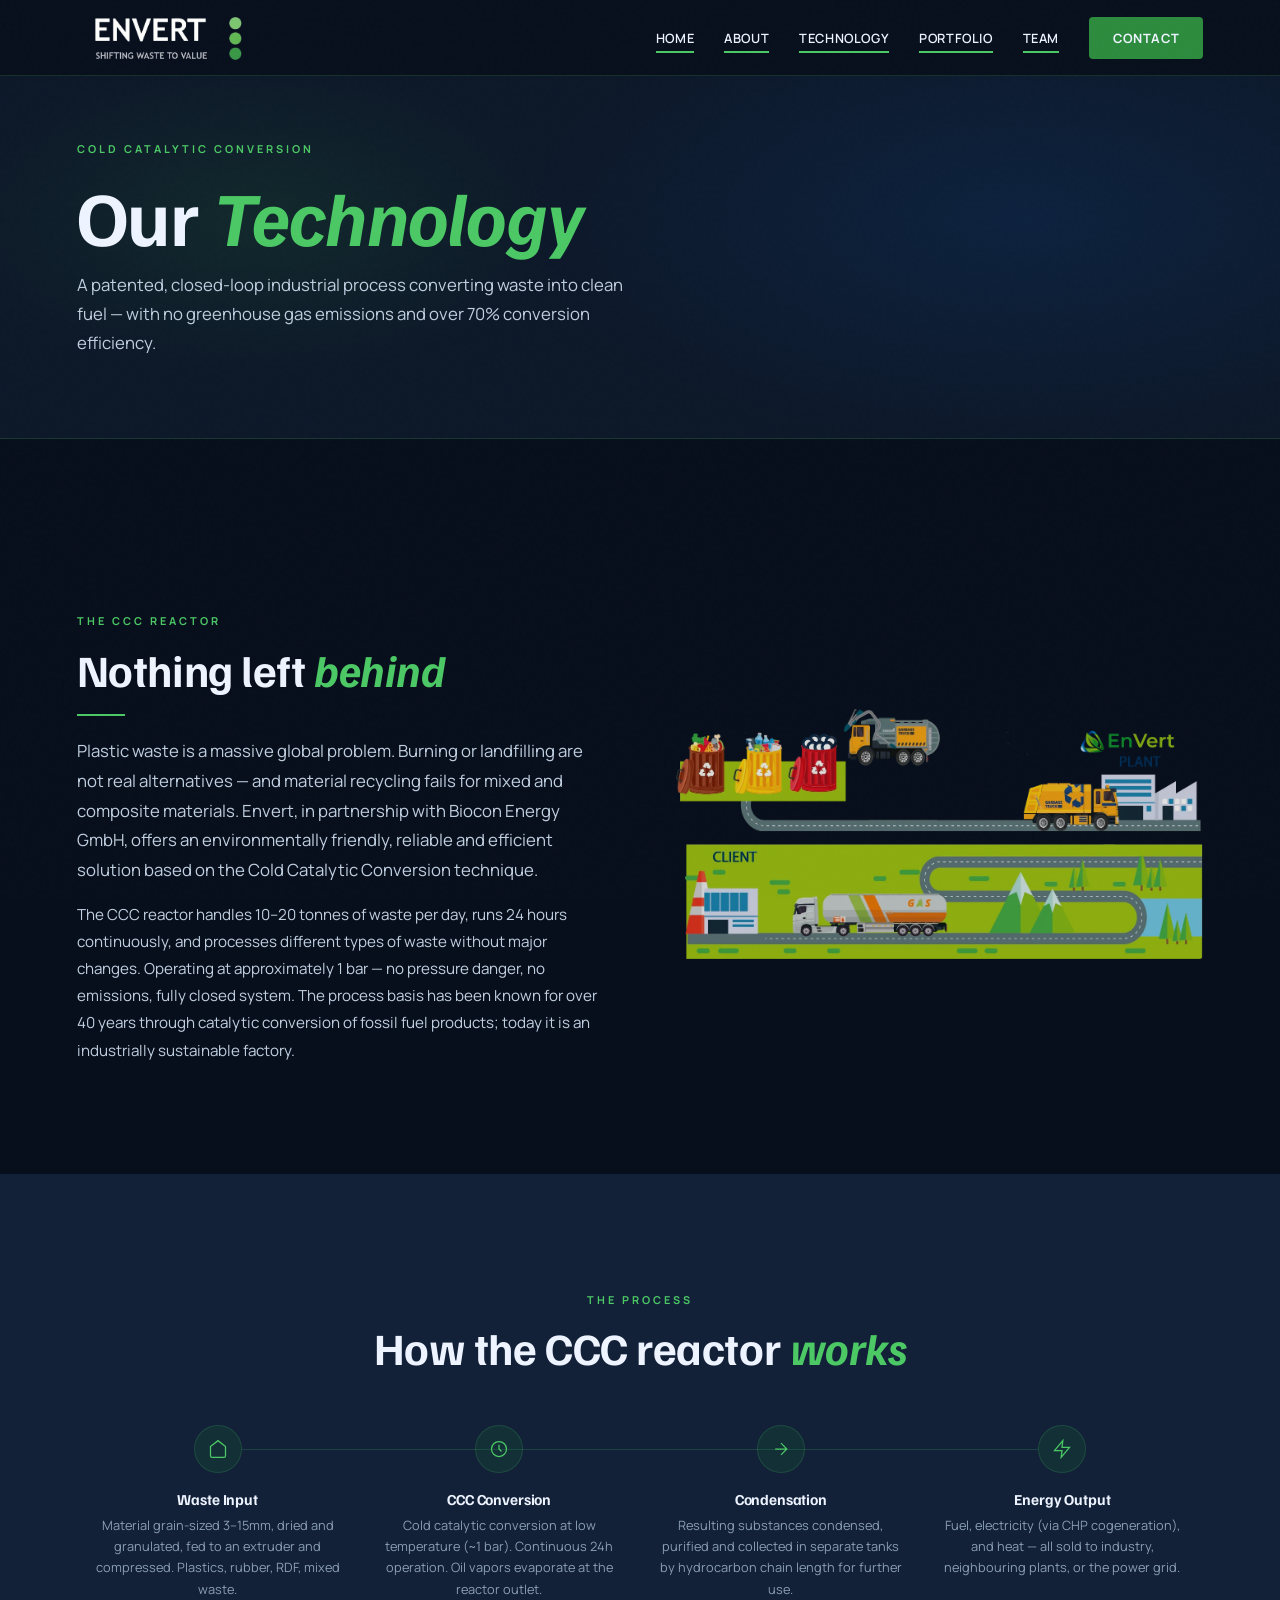
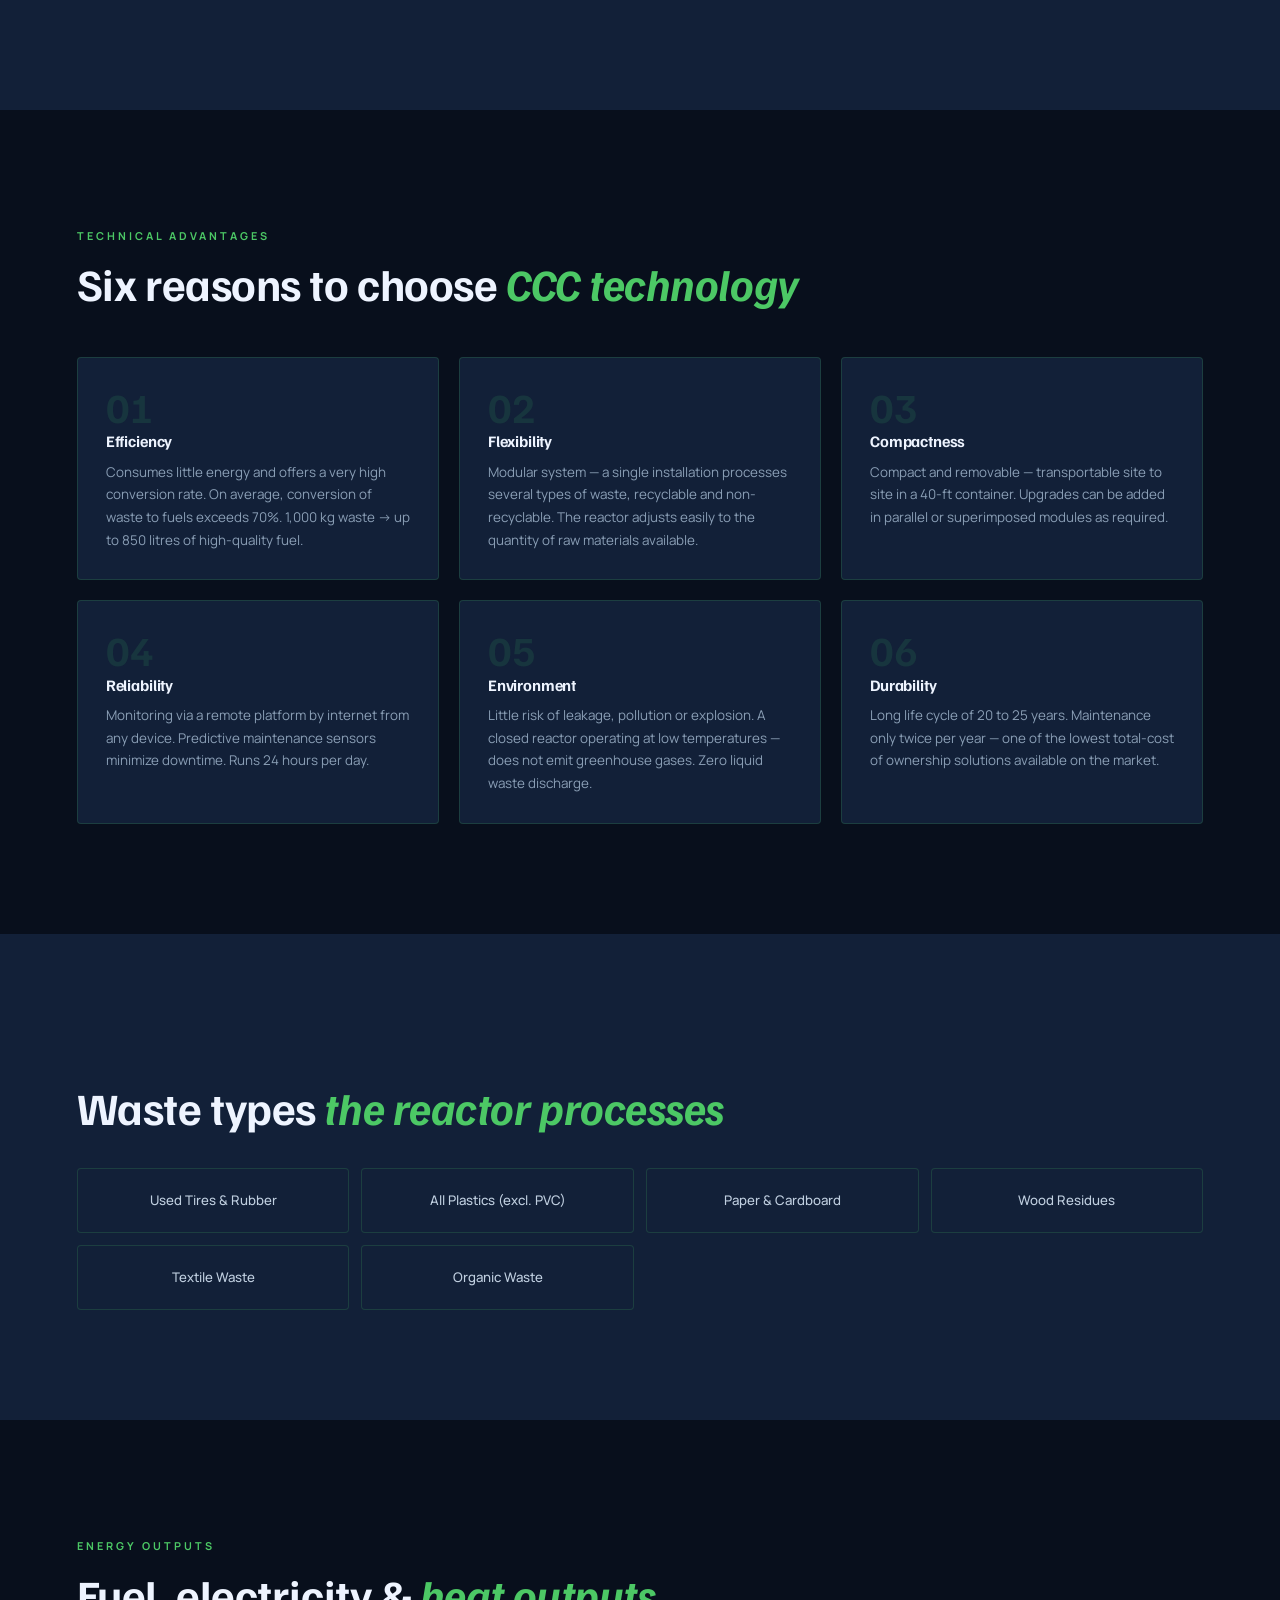
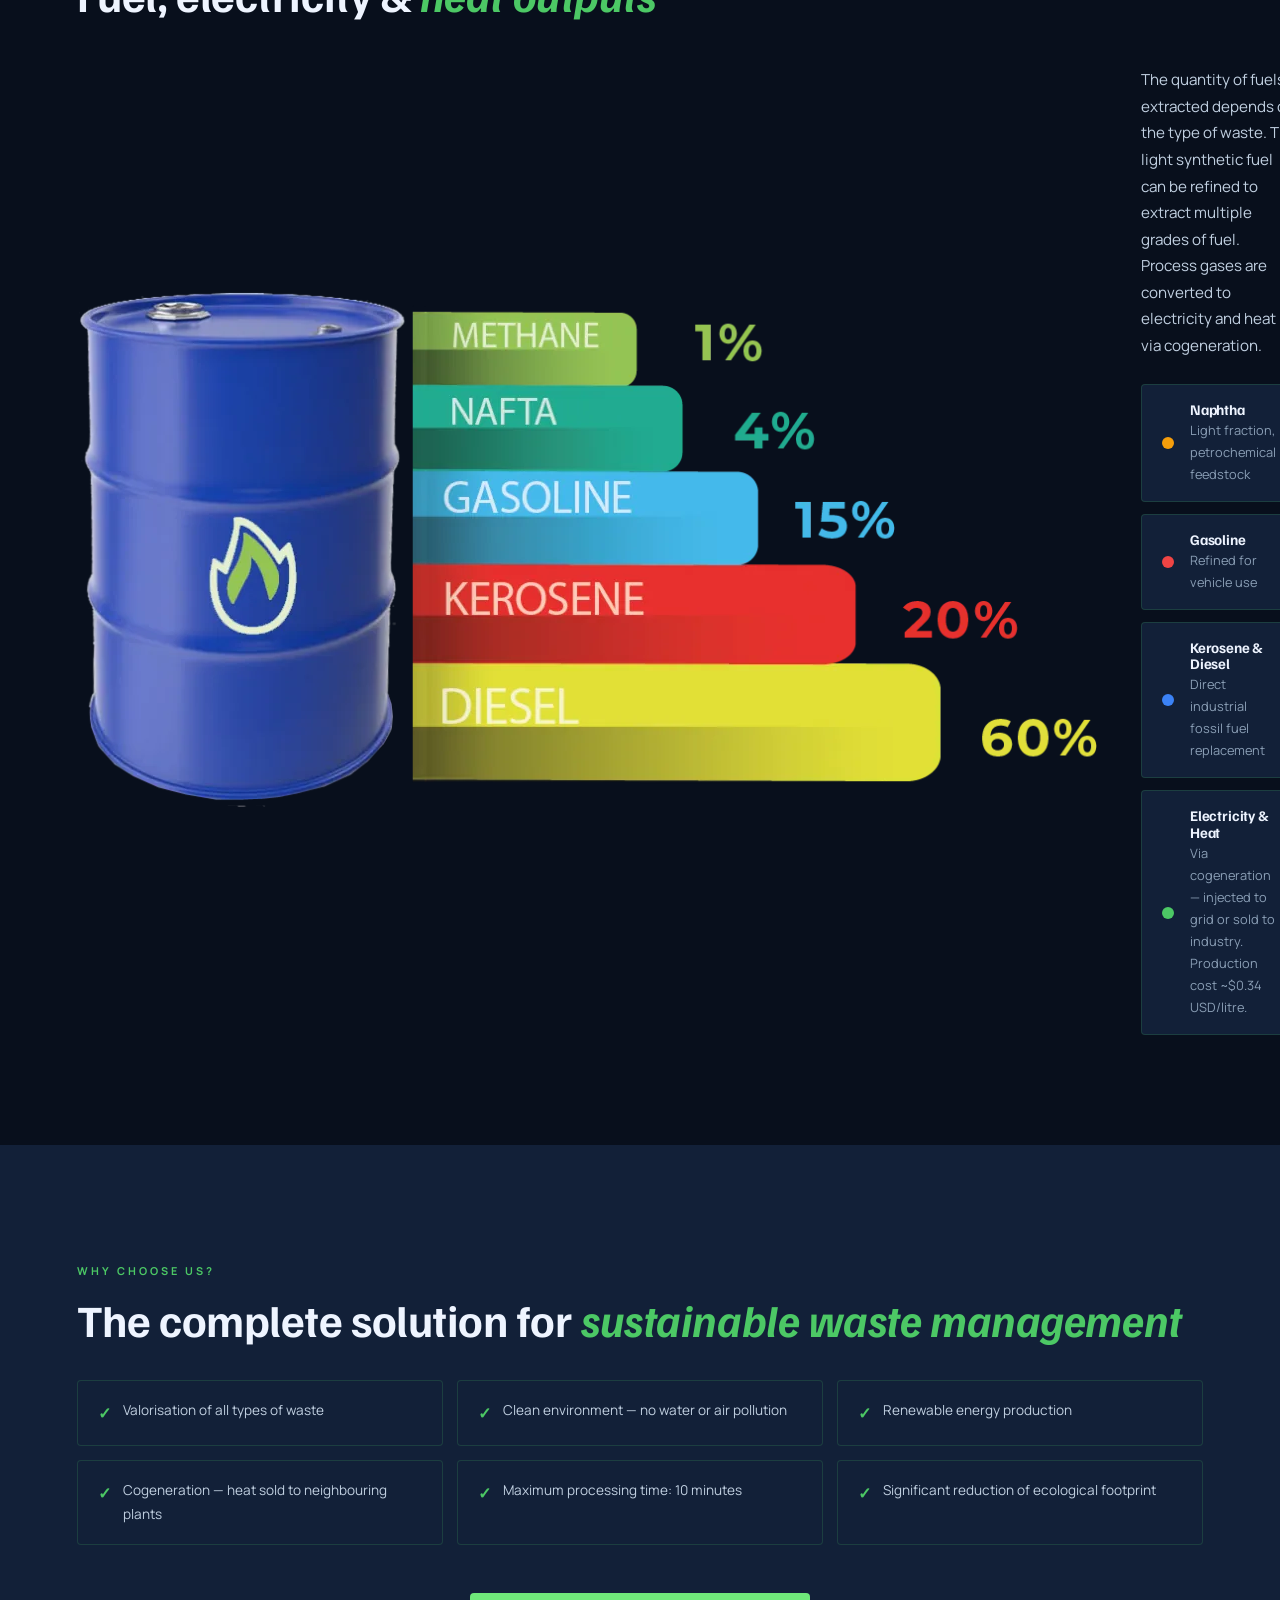
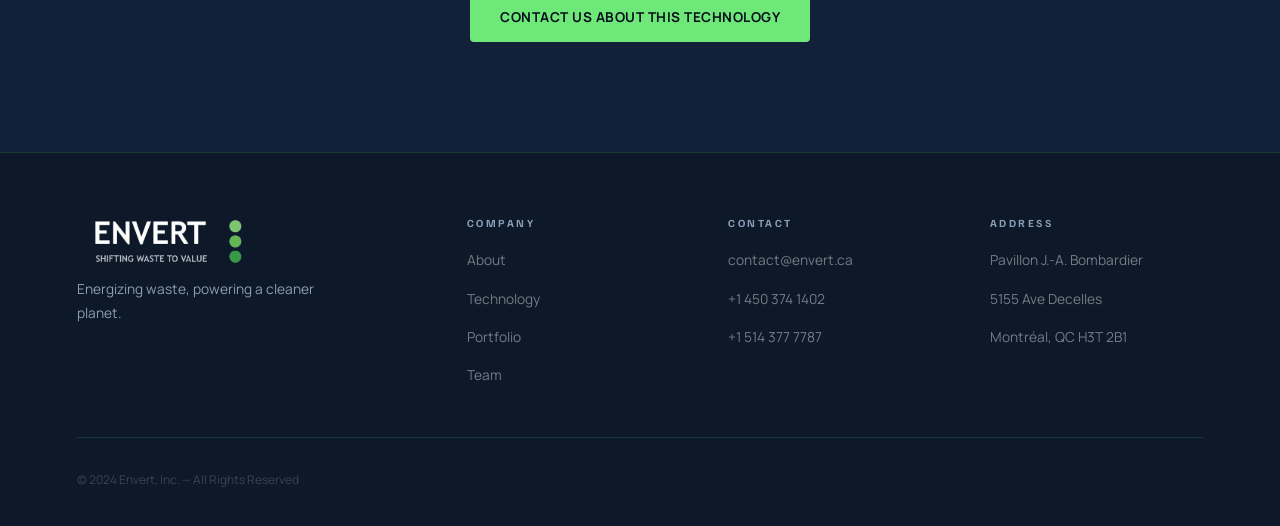
<file: technology/index.html>
<!DOCTYPE html>
<html lang="en">
<head>
<meta charset="UTF-8"/><meta name="viewport" content="width=device-width,initial-scale=1"/>
<title>CCC Technology — Envert Canada | Cold Catalytic Conversion</title>
<meta name="description" content="Learn about Cold Catalytic Conversion (CCC) technology — the patented, zero-emission industrial process converting plastic, tires and waste into synthetic fuel, electricity and heat. 70%+ conversion efficiency."/>
<meta property="og:title" content="CCC Technology — Envert Canada"/>
<meta property="og:url" content="https://envert.ca/technology/"/>
<link rel="canonical" href="https://envert.ca/technology/"/>
<link rel="icon" href="../assets/uploads/2019/12/cropped-Eco_Green_Logo_Envert2-Favicon-32x32.png" sizes="32x32"/>
<link rel="stylesheet" href="../assets/style.css"/>
<style>
.tech-intro{display:grid;grid-template-columns:1fr 1fr;gap:72px;align-items:center;margin-top:56px}
.tech-img img{width:100%;border-radius:var(--r);filter:brightness(.85) contrast(1.08);display:block}
.process-steps{display:grid;grid-template-columns:repeat(4,1fr);gap:0;margin-top:52px;position:relative}
.process-steps::before{content:'';position:absolute;top:24px;left:calc(12.5% + 24px);right:calc(12.5% + 24px);height:1px;background:rgba(62,206,105,.2)}
.pstep{display:flex;flex-direction:column;align-items:center;text-align:center;padding:0 16px;position:relative;z-index:1}
.pdot{width:48px;height:48px;border-radius:50%;background:rgba(30,122,58,.18);border:1px solid var(--border);display:flex;align-items:center;justify-content:center;margin-bottom:18px;flex-shrink:0;transition:.3s}
.pdot svg{width:20px;height:20px;stroke:var(--green3);fill:none}
.pstep:hover .pdot{background:var(--green);border-color:var(--green3)}
.pstep h4{font-family:var(--serif);font-size:.95rem;color:var(--white);margin-bottom:8px;font-weight:700}
.pstep p{font-size:.8rem;color:var(--gray);line-height:1.65}
.specs-grid{display:grid;grid-template-columns:repeat(3,1fr);gap:20px;margin-top:48px}
.spec-card{background:var(--dark2);border:1px solid var(--border);border-radius:var(--r);padding:28px;position:relative;overflow:hidden;transition:.3s}
.spec-card::before{content:'';position:absolute;top:0;left:0;right:0;height:2px;background:linear-gradient(90deg,var(--green),var(--green3));transform:scaleX(0);transform-origin:left;transition:transform .4s}
.spec-card:hover{border-color:rgba(62,206,105,.4);transform:translateY(-4px)}
.spec-card:hover::before{transform:scaleX(1)}
.spec-num{font-family:var(--serif);font-size:2.6rem;font-weight:800;color:rgba(62,206,105,.12);line-height:1;margin-bottom:6px}
.spec-card h3{font-size:1rem;color:var(--white);margin-bottom:10px;font-weight:700}
.spec-card p{font-size:.84rem;color:var(--gray);line-height:1.68}
.waste-grid{display:grid;grid-template-columns:repeat(4,1fr);gap:12px;margin-top:36px}
.waste-item{background:var(--dark2);border:1px solid var(--border);border-radius:var(--r);padding:20px 16px;text-align:center;transition:.3s}
.waste-item:hover{border-color:rgba(62,206,105,.35)}
.waste-item p{font-size:.83rem;color:var(--gray2);margin:0;font-weight:500}
.fuel-grid{display:grid;grid-template-columns:1fr 1fr;gap:40px;margin-top:48px;align-items:center}
.fuel-img img{width:100%;border-radius:var(--r);filter:brightness(.88)}
.fuel-types{display:flex;flex-direction:column;gap:12px}
.fuel-type{display:flex;align-items:center;gap:16px;background:var(--dark2);border:1px solid var(--border);border-radius:var(--r);padding:16px 20px;transition:.3s}
.fuel-type:hover{border-color:rgba(62,206,105,.3)}
.fdot{width:12px;height:12px;border-radius:50%;flex-shrink:0}
.fuel-type h4{font-size:.92rem;color:var(--white);margin-bottom:2px;font-weight:700}
.fuel-type p{font-size:.8rem;color:var(--gray);margin:0}
.why-grid{display:grid;grid-template-columns:repeat(3,1fr);gap:14px;margin-top:36px}
.why-item{display:flex;gap:12px;align-items:flex-start;background:var(--dark2);border:1px solid var(--border);border-radius:var(--r);padding:18px 20px;transition:.3s}
.why-item:hover{border-color:rgba(62,206,105,.3)}
.wchk{color:var(--green3);font-size:1rem;flex-shrink:0;margin-top:1px;font-weight:700}
.why-item p{font-size:.85rem;color:var(--gray2);margin:0;font-weight:400}
@media(max-width:900px){.tech-intro,.fuel-grid{grid-template-columns:1fr}.process-steps{grid-template-columns:1fr 1fr;row-gap:32px}.process-steps::before{display:none}.specs-grid{grid-template-columns:1fr 1fr}.waste-grid{grid-template-columns:1fr 1fr}.why-grid{grid-template-columns:1fr 1fr}}
@media(max-width:600px){.specs-grid,.waste-grid,.why-grid{grid-template-columns:1fr}}
</style>
</head>
<body>
<nav id="nav">
  <a href="../index.html" class="nav-logo">
    <img src="../assets/uploads/webp/logo.webp" alt="Envert Logo" style="height:48px;width:auto;display:block;">
  </a>
  <div class="nav-links" id="navLinks">
    <a href="../index.html">Home</a>
    <a href="../about/index.html">About</a>
    <a href="index.html">Technology</a>
    <a href="../portfolio/index.html">Portfolio</a>
    <a href="../team/index.html">Team</a>
    <a href="../contact/index.html" class="nav-cta">Contact</a>
  </div>
  <div class="nav-hamburger" id="hamburger"><span></span><span></span><span></span></div>
</nav>

<div class="page-hero">
  <span class="section-tag page-hero-tag">Cold Catalytic Conversion</span>
  <h1>Our <em style="color:var(--green3);font-style:italic">Technology</em></h1>
  <p>A patented, closed-loop industrial process converting waste into clean fuel — with no greenhouse gas emissions and over 70% conversion efficiency.</p>
</div>

<section class="section">
  <div class="tech-intro">
    <div class="fade">
      <span class="section-tag">The CCC Reactor</span>
      <h2 class="section-title">Nothing left <em>behind</em></h2>
      <div class="divider"></div>
      <p class="section-lead">Plastic waste is a massive global problem. Burning or landfilling are not real alternatives — and material recycling fails for mixed and composite materials. Envert, in partnership with Biocon Energy GmbH, offers an environmentally friendly, reliable and efficient solution based on the Cold Catalytic Conversion technique.</p>
      <p style="margin-top:16px;color:var(--gray2);font-size:.95rem;line-height:1.78">The CCC reactor handles 10–20 tonnes of waste per day, runs 24 hours continuously, and processes different types of waste without major changes. Operating at approximately 1 bar — no pressure danger, no emissions, fully closed system. The process basis has been known for over 40 years through catalytic conversion of fossil fuel products; today it is an industrially sustainable factory.</p>
    </div>
    <div class="tech-img fade fd1">
      <img src="../assets/uploads/2019/12/CCC-FFF.webp" alt="CCC Technology diagram" loading="lazy"/>
    </div>
  </div>
</section>

<section class="section" style="background:var(--dark2)">
  <div style="text-align:center">
    <span class="section-tag fade">The Process</span>
    <h2 class="section-title fade">How the CCC reactor <em>works</em></h2>
  </div>
  <div class="process-steps">
    <div class="pstep fade">
      <div class="pdot"><svg viewBox="0 0 24 24" stroke-width="1.5"><path d="M3 9l9-7 9 7v11a2 2 0 01-2 2H5a2 2 0 01-2-2V9z"/></svg></div>
      <h4>Waste Input</h4>
      <p>Material grain-sized 3–15mm, dried and granulated, fed to an extruder and compressed. Plastics, rubber, RDF, mixed waste.</p>
    </div>
    <div class="pstep fade fd1">
      <div class="pdot"><svg viewBox="0 0 24 24" stroke-width="1.5"><circle cx="12" cy="12" r="9"/><path d="M12 7v5l3 3"/></svg></div>
      <h4>CCC Conversion</h4>
      <p>Cold catalytic conversion at low temperature (~1 bar). Continuous 24h operation. Oil vapors evaporate at the reactor outlet.</p>
    </div>
    <div class="pstep fade fd2">
      <div class="pdot"><svg viewBox="0 0 24 24" stroke-width="1.5"><path d="M5 12h14M12 5l7 7-7 7"/></svg></div>
      <h4>Condensation</h4>
      <p>Resulting substances condensed, purified and collected in separate tanks by hydrocarbon chain length for further use.</p>
    </div>
    <div class="pstep fade fd3">
      <div class="pdot"><svg viewBox="0 0 24 24" stroke-width="1.5"><path d="M13 2L3 14h9l-1 8 10-12h-9l1-8z"/></svg></div>
      <h4>Energy Output</h4>
      <p>Fuel, electricity (via CHP cogeneration), and heat — all sold to industry, neighbouring plants, or the power grid.</p>
    </div>
  </div>
</section>

<section class="section">
  <span class="section-tag fade">Technical Advantages</span>
  <h2 class="section-title fade">Six reasons to choose <em>CCC technology</em></h2>
  <div class="specs-grid stagger">
    <div class="spec-card"><div class="spec-num">01</div><h3>Efficiency</h3><p>Consumes little energy and offers a very high conversion rate. On average, conversion of waste to fuels exceeds 70%. 1,000 kg waste → up to 850 litres of high-quality fuel.</p></div>
    <div class="spec-card"><div class="spec-num">02</div><h3>Flexibility</h3><p>Modular system — a single installation processes several types of waste, recyclable and non-recyclable. The reactor adjusts easily to the quantity of raw materials available.</p></div>
    <div class="spec-card"><div class="spec-num">03</div><h3>Compactness</h3><p>Compact and removable — transportable site to site in a 40-ft container. Upgrades can be added in parallel or superimposed modules as required.</p></div>
    <div class="spec-card"><div class="spec-num">04</div><h3>Reliability</h3><p>Monitoring via a remote platform by internet from any device. Predictive maintenance sensors minimize downtime. Runs 24 hours per day.</p></div>
    <div class="spec-card"><div class="spec-num">05</div><h3>Environment</h3><p>Little risk of leakage, pollution or explosion. A closed reactor operating at low temperatures — does not emit greenhouse gases. Zero liquid waste discharge.</p></div>
    <div class="spec-card"><div class="spec-num">06</div><h3>Durability</h3><p>Long life cycle of 20 to 25 years. Maintenance only twice per year — one of the lowest total-cost of ownership solutions available on the market.</p></div>
  </div>
</section>

<section class="section" style="background:var(--dark2)">
  <span class="section-tag fade">Input Materials</span>
  <h2 class="section-title fade">Waste types <em>the reactor processes</em></h2>
  <div class="waste-grid stagger">
    <div class="waste-item"><p>Used Tires &amp; Rubber</p></div>
    <div class="waste-item"><p>All Plastics (excl. PVC)</p></div>
    <div class="waste-item"><p>Paper &amp; Cardboard</p></div>
    <div class="waste-item"><p>Wood Residues</p></div>
    <div class="waste-item"><p>Textile Waste</p></div>
    <div class="waste-item"><p>Organic Waste</p></div>
    <div class="waste-item"><p>RDF (Pre-treated Waste)</p></div>
    <div class="waste-item"><p>Mixed &amp; Composite Materials</p></div>
  </div>
</section>

<section class="section">
  <span class="section-tag fade">Energy Outputs</span>
  <h2 class="section-title fade">Fuel, electricity &amp; <em>heat outputs</em></h2>
  <div class="fuel-grid">
    <div class="fade-left">
      <img src="../assets/uploads/2019/12/FUEL-RATIO-4-1024x520.webp" alt="Fuel ratio diagram" loading="lazy"/>
    </div>
    <div class="fade fd1">
      <p style="margin-bottom:24px;font-size:.95rem;line-height:1.75">The quantity of fuels extracted depends on the type of waste. The light synthetic fuel can be refined to extract multiple grades of fuel. Process gases are converted to electricity and heat via cogeneration.</p>
      <div class="fuel-types">
        <div class="fuel-type"><div class="fdot" style="background:#f59e0b"></div><div><h4>Naphtha</h4><p>Light fraction, petrochemical feedstock</p></div></div>
        <div class="fuel-type"><div class="fdot" style="background:#ef4444"></div><div><h4>Gasoline</h4><p>Refined for vehicle use</p></div></div>
        <div class="fuel-type"><div class="fdot" style="background:#3b82f6"></div><div><h4>Kerosene &amp; Diesel</h4><p>Direct industrial fossil fuel replacement</p></div></div>
        <div class="fuel-type"><div class="fdot" style="background:var(--green3)"></div><div><h4>Electricity &amp; Heat</h4><p>Via cogeneration — injected to grid or sold to industry. Production cost ~$0.34 USD/litre.</p></div></div>
      </div>
    </div>
  </div>
</section>

<section class="section" style="background:var(--dark2)">
  <span class="section-tag fade">Why Choose Us?</span>
  <h2 class="section-title fade">The complete solution for <em>sustainable waste management</em></h2>
  <div class="why-grid stagger">
    <div class="why-item"><div class="wchk">✓</div><p>Valorisation of all types of waste</p></div>
    <div class="why-item"><div class="wchk">✓</div><p>Clean environment — no water or air pollution</p></div>
    <div class="why-item"><div class="wchk">✓</div><p>Renewable energy production</p></div>
    <div class="why-item"><div class="wchk">✓</div><p>Cogeneration — heat sold to neighbouring plants</p></div>
    <div class="why-item"><div class="wchk">✓</div><p>Maximum processing time: 10 minutes</p></div>
    <div class="why-item"><div class="wchk">✓</div><p>Significant reduction of ecological footprint</p></div>
  </div>
  <div style="text-align:center;margin-top:48px">
    <a href="../contact/index.html" class="btn btn-acid fade">Contact Us About This Technology</a>
  </div>
</section>

<footer>
  <div class="footer-grid">
    <div class="footer-brand"><div class="nav-logo" style="pointer-events:none"><img src="../assets/uploads/webp/logo.webp" alt="Envert Logo" style="height:48px;width:auto;display:block;"></div><p>Energizing waste, powering a cleaner planet.</p></div>
    <div class="footer-col"><h4>Company</h4><ul><li><a href="../about/index.html">About</a></li><li><a href="index.html">Technology</a></li><li><a href="../portfolio/index.html">Portfolio</a></li><li><a href="../team/index.html">Team</a></li></ul></div>
    <div class="footer-col"><h4>Contact</h4><ul><li><a href="mailto:contact@envert.ca">contact@envert.ca</a></li><li><a href="tel:+14503741402">+1 450 374 1402</a></li><li><a href="tel:+15143777787">+1 514 377 7787</a></li></ul></div>
    <div class="footer-col"><h4>Address</h4><ul><li><a href="#">Pavillon J.-A. Bombardier</a></li><li><a href="#">5155 Ave Decelles</a></li><li><a href="#">Montréal, QC H3T 2B1</a></li></ul></div>
  </div>
  <div class="footer-bottom"><span>© 2024 Envert, Inc. — All Rights Reserved</span></div>
</footer>
<script src="../assets/main.js"></script>
</body>
</html>
</file>
<file: assets/style.css>
@import url('https://fonts.googleapis.com/css2?family=Manrope:wght@400;500;600;700;800&family=Familjen+Grotesk:ital,wght@0,500;0,600;0,700;0,800;1,600&display=swap');

:root{
  --black:#080f1c;--dark:#0d1829;--dark2:#122038;
  --green:#2d8c3e;--green2:#3aaa52;--green3:#4cc865;--acid:#6fe87a;
  --white:#eef4ff;--gray:#8a9eb5;--gray2:#c0cfe0;
  --border:rgba(76,200,101,.18);
  --serif:'Familjen Grotesk',sans-serif;
  --sans:'Manrope',sans-serif;
  --r:4px;
}
*,*::before,*::after{box-sizing:border-box;margin:0;padding:0}
html{scroll-behavior:smooth}
body{
  background:var(--black);color:var(--white);
  font-family:var(--sans);font-size:16.5px;line-height:1.72;
  overflow-x:hidden;
  -webkit-font-smoothing:antialiased;
  -moz-osx-font-smoothing:grayscale;
}
body::after{
  content:'';position:fixed;inset:0;z-index:9999;pointer-events:none;
  background-image:url("data:image/svg+xml,%3Csvg viewBox='0 0 256 256' xmlns='http://www.w3.org/2000/svg'%3E%3Cfilter id='n'%3E%3CfeTurbulence type='fractalNoise' baseFrequency='0.9' numOctaves='4' stitchTiles='stitch'/%3E%3C/filter%3E%3Crect width='100%25' height='100%25' filter='url(%23n)' opacity='0.03'/%3E%3C/svg%3E");
  opacity:.4;
}

/* TYPOGRAPHY */
h1,h2,h3,h4,h5{font-family:var(--serif);font-weight:700;line-height:1.1;letter-spacing:-.01em}
h1{font-size:clamp(2.8rem,6vw,5.5rem)}
h2{font-size:clamp(2rem,3.5vw,3rem)}
h3{font-size:clamp(1.2rem,2vw,1.6rem)}
p{color:var(--gray2);font-weight:400}
a{color:inherit;text-decoration:none}

/* NAV */
#nav{
  position:fixed;top:0;left:0;right:0;z-index:500;
  height:76px;padding:0 6%;
  display:flex;align-items:center;justify-content:space-between;
  background:rgba(8,15,28,.88);
  backdrop-filter:blur(18px);-webkit-backdrop-filter:blur(18px);
  border-bottom:1px solid var(--border);
  transition:box-shadow .3s,background .3s;
}
#nav.scrolled{box-shadow:0 4px 40px rgba(0,0,0,.55);background:rgba(8,15,28,.96)}

/* LOGO — bigger & two-line */
.nav-logo{
  display:flex;align-items:center;gap:14px;
  text-decoration:none;transition:opacity .2s;
}
.nav-logo:hover{opacity:.85}
.nav-logo-mark{
  width:46px;height:46px;border-radius:50%;flex-shrink:0;
  background:linear-gradient(135deg,var(--green3),var(--acid));
  display:flex;align-items:center;justify-content:center;
  box-shadow:0 0 22px rgba(76,200,101,.28);
}
.nav-logo-mark svg{width:24px;height:24px;fill:var(--black)}
.nav-logo-text{display:flex;flex-direction:column;line-height:1.15}
.nav-logo-text .brand-main{
  font-family:var(--serif);font-size:1.5rem;font-weight:800;
  color:var(--white);letter-spacing:.01em;
}
.nav-logo-text .brand-sub{
  font-size:.6rem;font-weight:700;letter-spacing:3px;
  text-transform:uppercase;color:var(--green3);margin-top:1px;
}

.nav-links{display:flex;align-items:center;gap:30px}
.nav-links a{
  font-size:.8rem;font-weight:600;letter-spacing:.6px;text-transform:uppercase;
  color:var(--gray);transition:color .2s;position:relative;
}
.nav-links a::after{content:'';position:absolute;bottom:-4px;left:0;width:0;height:1.5px;background:var(--green3);transition:width .3s}
.nav-links a:hover,.nav-links a.active{color:var(--white)}
.nav-links a:hover::after,.nav-links a.active::after{width:100%}
.nav-cta{
  background:var(--green)!important;color:var(--white)!important;
  padding:10px 24px;border-radius:var(--r);
  font-weight:700!important;transition:background .2s,box-shadow .2s!important;
}
.nav-cta::after{display:none!important}
.nav-cta:hover{background:var(--green2)!important;box-shadow:0 0 20px rgba(45,140,62,.4)!important}
.nav-hamburger{display:none;flex-direction:column;gap:5px;cursor:pointer;padding:6px;z-index:600}
.nav-hamburger span{display:block;width:24px;height:2px;background:var(--white);border-radius:1px;transition:.3s}
.nav-hamburger.open span:nth-child(1){transform:translateY(7px) rotate(45deg)}
.nav-hamburger.open span:nth-child(2){opacity:0}
.nav-hamburger.open span:nth-child(3){transform:translateY(-7px) rotate(-45deg)}

/* BUTTONS */
.btn{
  display:inline-block;padding:13px 30px;border-radius:var(--r);
  font-family:var(--sans);font-weight:700;font-size:.85rem;
  letter-spacing:.5px;text-transform:uppercase;cursor:pointer;transition:.25s;border:none;
}
.btn-acid{background:var(--acid);color:var(--black)}
.btn-acid:hover{background:#6fe87a;transform:translateY(-2px);box-shadow:0 8px 30px rgba(76,200,101,.3)}
.btn-outline{background:transparent;color:var(--white);border:1px solid rgba(255,255,255,.25)}
.btn-outline:hover{border-color:var(--green3);color:var(--green3);transform:translateY(-2px)}
.btn-green{background:var(--green);color:var(--white)}
.btn-green:hover{background:var(--green2);transform:translateY(-2px);box-shadow:0 8px 24px rgba(45,140,62,.4)}

/* SECTIONS */
.section{padding:110px 6%}
.section-tag{display:inline-block;font-size:.68rem;font-weight:700;letter-spacing:3px;text-transform:uppercase;color:var(--green3);margin-bottom:14px}
.section-title{color:var(--white)}
.section-title em{font-style:italic;color:var(--green3)}
.section-lead{font-size:1.05rem;color:var(--gray2);margin-top:16px;max-width:560px;line-height:1.78;font-weight:400}
.divider{width:48px;height:2px;background:var(--green3);margin:20px 0}

/* PAGE HERO */
.page-hero{
  min-height:44vh;padding:140px 6% 80px;
  background:var(--dark);border-bottom:1px solid var(--border);
  position:relative;overflow:hidden;
  display:flex;flex-direction:column;justify-content:flex-end;
}
.page-hero::before{content:'';position:absolute;inset:0;background:radial-gradient(ellipse 60% 80% at 80% 50%,rgba(13,80,160,.18) 0%,transparent 65%),radial-gradient(ellipse 40% 60% at 20% 50%,rgba(45,140,62,.15) 0%,transparent 60%)}
.page-hero-tag,.page-hero h1,.page-hero p{position:relative;z-index:1}
.page-hero h1{color:var(--white)}
.page-hero p{color:var(--gray2);margin-top:14px;font-size:1.05rem;max-width:560px;font-weight:400}

/* FOOTER */
footer{background:var(--dark);border-top:1px solid var(--border);padding:64px 6% 36px}
.footer-grid{display:grid;grid-template-columns:1.6fr 1fr 1fr 1fr;gap:48px;padding-bottom:48px;border-bottom:1px solid var(--border);margin-bottom:32px}
.footer-brand p{font-size:.86rem;color:var(--gray);line-height:1.7;margin-top:12px;max-width:260px}
.footer-col h4{font-size:.68rem;font-weight:700;letter-spacing:2.5px;text-transform:uppercase;color:var(--gray);margin-bottom:16px}
.footer-col ul{list-style:none;display:flex;flex-direction:column;gap:10px}
.footer-col li a{font-size:.86rem;color:rgba(242,247,243,.45);transition:color .2s}
.footer-col li a:hover{color:var(--green3)}
.footer-bottom{display:flex;justify-content:space-between;align-items:center;font-size:.75rem;color:rgba(242,247,243,.2);flex-wrap:wrap;gap:8px}
.footer-badges{display:flex;gap:10px}
.footer-badge{background:rgba(242,247,243,.04);border:1px solid var(--border);padding:4px 10px;border-radius:2px;font-size:.65rem;color:rgba(242,247,243,.25);letter-spacing:.5px}

/* CARD */
.card{background:var(--dark2);border:1px solid var(--border);border-radius:var(--r);padding:32px;transition:border-color .3s,transform .3s}
.card:hover{border-color:rgba(62,206,105,.4);transform:translateY(-4px)}

/* ANIMATIONS */
.fade{opacity:0;transform:translateY(28px);transition:opacity .7s cubic-bezier(.16,1,.3,1),transform .7s cubic-bezier(.16,1,.3,1)}
.fade.in{opacity:1;transform:none}
.fade-left{opacity:0;transform:translateX(-32px);transition:opacity .7s cubic-bezier(.16,1,.3,1),transform .7s cubic-bezier(.16,1,.3,1)}
.fade-left.in{opacity:1;transform:none}
.scale-in{opacity:0;transform:scale(.94);transition:opacity .6s ease,transform .6s ease}
.scale-in.in{opacity:1;transform:none}
.fd1{transition-delay:.1s}.fd2{transition-delay:.2s}.fd3{transition-delay:.3s}.fd4{transition-delay:.4s}

/* Stagger */
.stagger>*{opacity:0;transform:translateY(20px);transition:opacity .6s ease,transform .6s ease}
.stagger.in>*:nth-child(1){opacity:1;transform:none;transition-delay:.05s}
.stagger.in>*:nth-child(2){opacity:1;transform:none;transition-delay:.15s}
.stagger.in>*:nth-child(3){opacity:1;transform:none;transition-delay:.25s}
.stagger.in>*:nth-child(4){opacity:1;transform:none;transition-delay:.35s}
.stagger.in>*:nth-child(5){opacity:1;transform:none;transition-delay:.45s}
.stagger.in>*:nth-child(6){opacity:1;transform:none;transition-delay:.55s}

/* Lazy images */
img[data-src]{opacity:0;transition:opacity .5s ease}
img.img-loaded{opacity:1}

/* RESPONSIVE */
@media(max-width:1024px){
  .section{padding:90px 5%}
  .footer-grid{grid-template-columns:1fr 1fr}
}
@media(max-width:900px){
  #nav{height:68px;padding:0 5%}
  .nav-links{
    display:none;position:fixed;inset:0;top:68px;
    background:rgba(8,15,28,.97);flex-direction:column;
    align-items:center;justify-content:center;gap:36px;z-index:499;
    backdrop-filter:blur(20px);
  }
  .nav-links.open{display:flex}
  .nav-links a{font-size:1.1rem}
  .nav-hamburger{display:flex}
  .section{padding:72px 5%}
}
@media(max-width:600px){
  .section{padding:60px 5%}
  .footer-grid{grid-template-columns:1fr}
  h1{font-size:2.4rem}
  h2{font-size:1.8rem}
  .btn{padding:12px 22px;font-size:.78rem}
}
</file>
